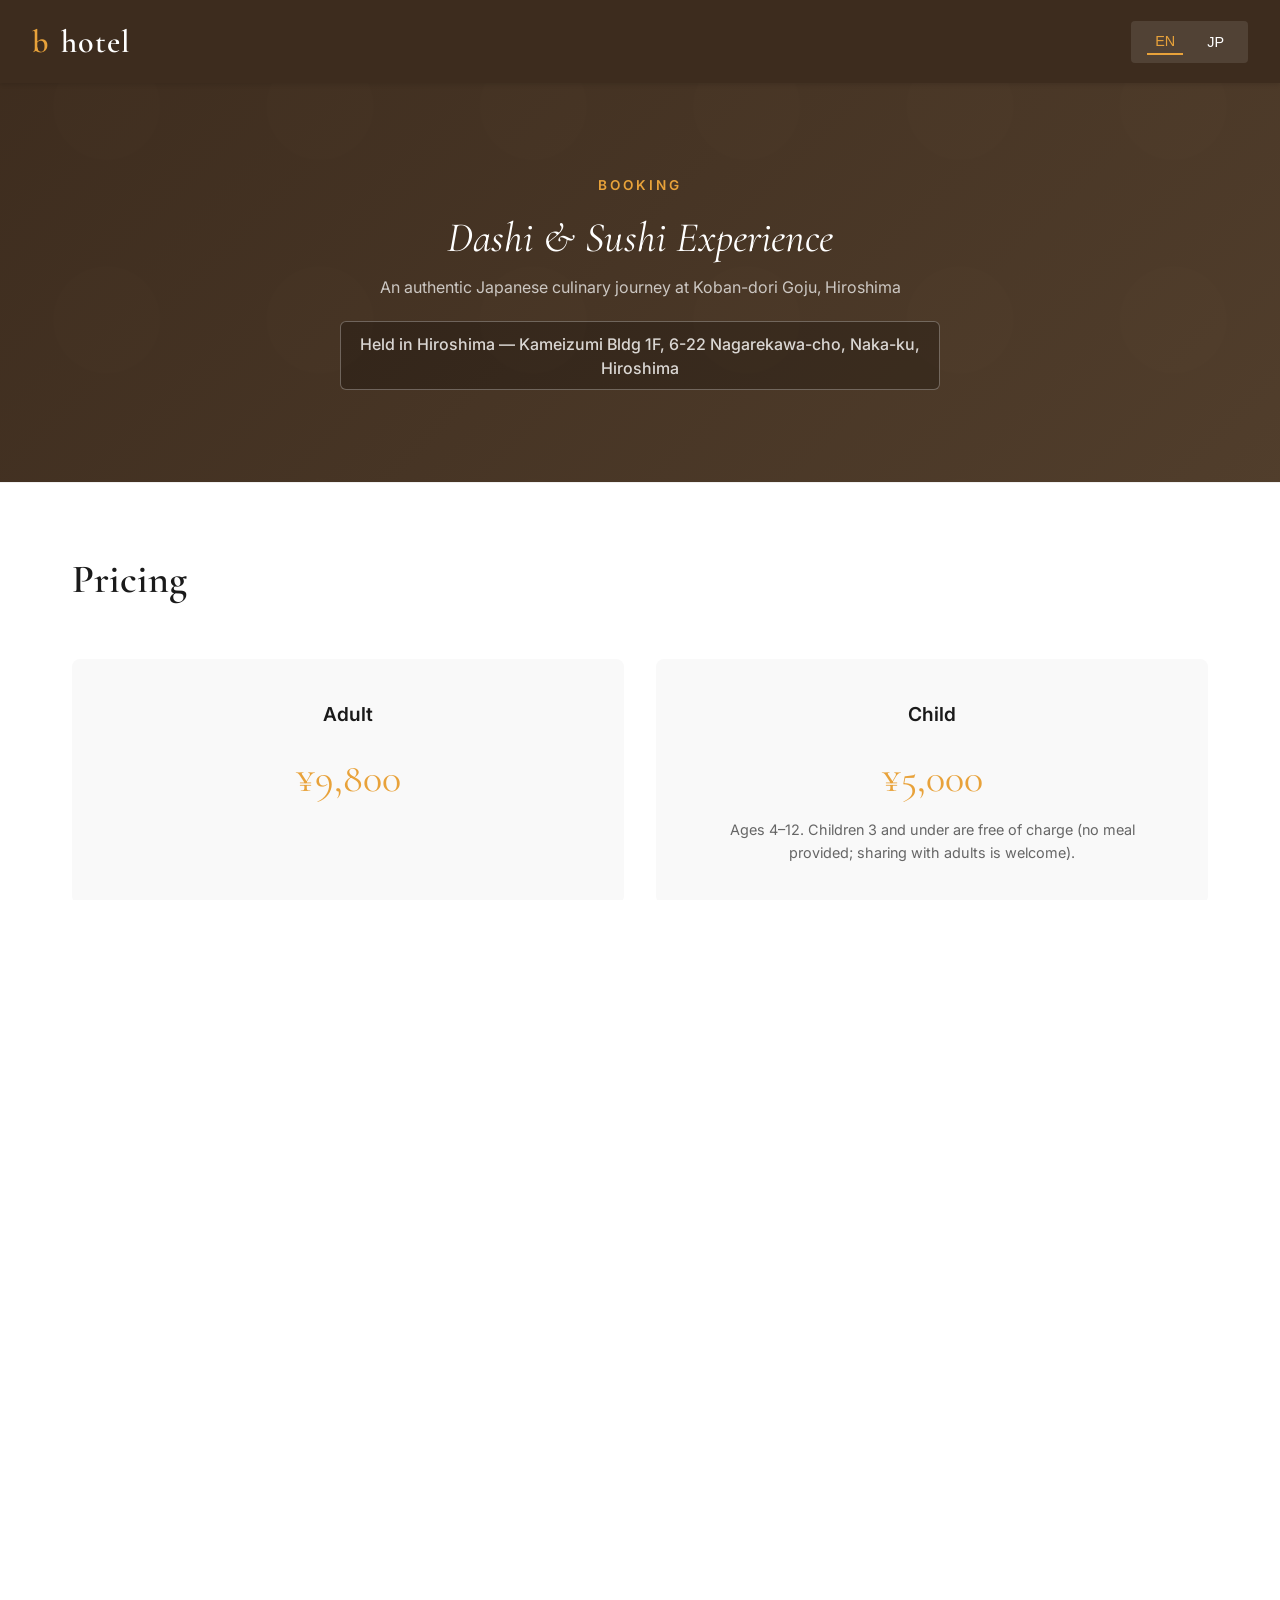
<file: index.html>
<!DOCTYPE html>
<html lang="en">
<head>
    <meta charset="UTF-8">
    <meta name="viewport" content="width=device-width, initial-scale=1.0">
    <title>Booking - b hotel Dashi & Sushi Experience</title>
    <link rel="stylesheet" href="css/style.css">
    <link rel="preconnect" href="https://fonts.googleapis.com">
    <link rel="preconnect" href="https://fonts.gstatic.com" crossorigin>
    <link href="https://fonts.googleapis.com/css2?family=Noto+Sans+JP:wght@400;700&family=Cormorant+Garamond:ital,wght@0,400;0,600;1,400;1,600&family=Inter:wght@400;500;600;700&display=swap" rel="stylesheet">
    <style>
        html, body {
            height: 100%;
            overflow-x: hidden;
        }
        button.calendar-nav {
            display: inline-flex;
            align-items: center;
            justify-content: center;
            background-color: #e8a23a;
            color: #fff;
            border: none;
            padding: 0.5rem 1rem;
            border-radius: 4px;
            cursor: pointer;
            font-weight: 500;

            font-size: 1rem;
            transition: background-color 0.3s ease;
            margin-bottom: 0;
            gap: 0;
            flex-shrink: 0;
        }
        .calendar-weekdays {
            display: grid;
            grid-template-columns: repeat(7, 1fr);
            gap: 4px;
            margin-bottom: 0;
        }
        .calendar-grid {
            display: grid;
            grid-template-columns: repeat(7, 1fr);
            gap: 4px;
            max-width: none;
            margin: 0;
        }
        @media (max-width: 768px) {
            .hero { background-attachment: scroll; padding: 3rem 1rem; min-height: auto; }
            .hero-title { font-size: 2rem; }
            .navbar { padding: 0.75rem 1rem; flex-wrap: wrap; }
            .navbar-brand { font-size: 1.4rem; }
            .section { padding: 2rem 1rem; }
            .calendar-weekdays, .calendar-grid { gap: 2px; }
            .calendar-day { min-height: 36px; font-size: 0.85rem; padding: 4px 2px; }
        }
        @media (max-width: 380px) {
            .hero-title { font-size: 1.6rem; }
            .calendar-day { min-height: 30px; font-size: 0.75rem; padding: 2px 1px; }
        }
        * {
            margin: 0;
            padding: 0;
            box-sizing: border-box;
        }

        html, body {
            height: 100%;
        }

        body {
            font-family: 'Inter', sans-serif;
            color: #333;
            background-color: #fff;
            line-height: 1.6;
        }

        /* Header / Navbar */
        .navbar {
            background-color: #3d2c1e;
            padding: 1rem 2rem;
            display: flex;
            justify-content: space-between;
            align-items: center;
            position: sticky;
            top: 0;
            z-index: 100;
            box-shadow: 0 2px 4px rgba(0, 0, 0, 0.1);
        }

        .navbar-brand {
            font-family: 'Cormorant Garamond', serif;
            font-size: 2rem;
            font-weight: 600;
            color: #fff;
            letter-spacing: 1px;
        }

        .navbar-brand .b-logo {
            color: #e8a23a;
            margin-right: 0.25rem;
        }

        .navbar-controls {
            display: flex;
            gap: 2rem;
            align-items: center;
        }

        .language-toggle {
            display: flex;
            gap: 1rem;
            background-color: rgba(255, 255, 255, 0.1);
            padding: 0.5rem 1rem;
            border-radius: 4px;
        }

        .language-toggle button {
            background: none;
            border: none;
            color: #fff;
            cursor: pointer;
            font-size: 0.9rem;
            font-weight: 500;
            transition: color 0.3s ease;
            padding: 0.25rem 0.5rem;
        }

        .language-toggle button.active {
            color: #e8a23a;
            border-bottom: 2px solid #e8a23a;
        }

        .language-toggle button:hover {
            color: #e8a23a;
        }

        /* Hero Section */
        .hero {
            background: linear-gradient(135deg, rgba(61, 44, 30, 0.85) 0%, rgba(90, 70, 50, 0.85) 100%), url('data:image/svg+xml,<svg xmlns="http://www.w3.org/2000/svg" viewBox="0 0 1200 600"><defs><pattern id="pattern" x="0" y="0" width="200" height="200" patternUnits="userSpaceOnUse"><rect width="200" height="200" fill="%233d2c1e"/><circle cx="100" cy="100" r="50" fill="%235a4632" opacity="0.3"/></pattern></defs><rect width="1200" height="600" fill="%233d2c1e"/><rect width="1200" height="600" fill="url(%23pattern)"/></svg>');
            background-attachment: fixed;
            color: #fff;
            padding: 5rem 2rem;
            text-align: center;
            min-height: 400px;
            display: flex;
            flex-direction: column;
            justify-content: center;
            align-items: center;
        }

        .hero-label {
            font-size: 0.85rem;
            letter-spacing: 3px;
            color: #e8a23a;
            text-transform: uppercase;
            font-weight: 600;
            margin-bottom: 1rem;
        }

        .hero-title {
            font-family: 'Cormorant Garamond', serif;
            font-size: 3.5rem;
            font-style: italic;
            font-weight: 400;
            margin-bottom: 1rem;
            line-height: 1.2;
        }

        .hero-subtitle {
            font-size: 1.1rem;
            font-weight: 400;
            color: rgba(255, 255, 255, 0.9);
            max-width: 600px;
            margin: 0 auto;
        }

        /* 開催地。見落とされると他施設の宿泊者が自分の滞在先だと誤解するので、
           背景を敷いて副題から独立して見えるようにする。 */
        .hero-venue {
            font-size: 0.95rem;
            font-weight: 500;
            color: #fff;
            max-width: 600px;
            margin: 1.25rem auto 0;
            padding: 0.6rem 1rem;
            background: rgba(0, 0, 0, 0.28);
            border: 1px solid rgba(255, 255, 255, 0.35);
            border-radius: 6px;
            line-height: 1.5;
        }

        @media (max-width: 768px) {
            .hero-title {
                font-size: 2.5rem;
            }
            .hero {
                padding: 3rem 1.5rem;
            }
        }

        /* Section Container */
        .container {
            max-width: 1200px;
            margin: 0 auto;
            padding: 4rem 2rem;
        }

        .section-label {
            font-size: 0.85rem;
            letter-spacing: 2px;
            color: #e8a23a;
            text-transform: uppercase;
            font-weight: 600;
            margin-bottom: 0.5rem;
        }

        .section-title {
            font-family: 'Cormorant Garamond', serif;
            font-size: 2.5rem;
            font-weight: 600;
            margin-bottom: 3rem;
            color: #1a1a1a;
        }

        /* Experience Cards Grid */
        .experience-grid {
            display: grid;
            grid-template-columns: repeat(auto-fit, minmax(250px, 1fr));
            gap: 2rem;
            margin-bottom: 3rem;
        }

        .experience-card {
            background-color: #f9f9f9;
            padding: 2rem;
            border-radius: 8px;
            text-align: center;
            transition: transform 0.3s ease, box-shadow 0.3s ease;
        }

        .experience-card:hover {
            transform: translateY(-4px);
            box-shadow: 0 8px 16px rgba(0, 0, 0, 0.1);
        }

        .experience-card-icon {
            font-size: 3rem;
            margin-bottom: 1rem;
            line-height: 1;
        }

        .experience-card-title {
            font-size: 1rem;
            font-weight: 600;
            margin-bottom: 0.5rem;
            color: #1a1a1a;
        }

        .experience-card-content {
            font-size: 0.95rem;
            color: #666;
            line-height: 1.6;
        }

        /* Pricing Cards */
        .pricing-grid {
            display: grid;
            grid-template-columns: repeat(auto-fit, minmax(250px, 1fr));
            gap: 2rem;
        }

        .pricing-card {
            background-color: #f9f9f9;
            padding: 2.5rem;
            border-radius: 8px;
            text-align: center;
        }

        .pricing-card-title {
            font-size: 1.2rem;
            font-weight: 600;
            margin-bottom: 1rem;
            color: #1a1a1a;
        }

        .pricing-card-price {
            font-family: 'Cormorant Garamond', serif;
            font-size: 2.5rem;
            color: #e8a23a;
            margin-bottom: 0.5rem;
        }

        .pricing-card-label {
            font-size: 0.9rem;
            color: #666;
        }

        /* Calendar Section */
        .calendar-container {
            background-color: #f9f9f9;
            padding: 2rem;
            border-radius: 8px;
            margin-bottom: 3rem;
        }

        .calendar-header {
            display: flex;
            justify-content: space-between;
            align-items: center;
            margin-bottom: 2rem;
        }

        .calendar-month {
            font-size: 1.5rem;
            font-weight: 600;
            color: #1a1a1a;
            flex: 1;
            text-align: center;
        }

        .calendar-nav {
            display: flex;
            gap: 1rem;
        }

        .calendar-nav button {
            background-color: #e8a23a;
            color: #fff;
            border: none;
            padding: 0.5rem 1rem;
            border-radius: 4px;
            cursor: pointer;
            font-weight: 500;
            transition: background-color 0.3s ease;
        }

        .calendar-nav button:hover {
            background-color: #d49230;
        }

        .calendar-nav button:disabled {
            background-color: #ccc;
            cursor: not-allowed;
        }

        /* Calendar Grid */
        .calendar-weekdays {
            display: grid;
            grid-template-columns: repeat(7, 1fr);
            gap: 0.5rem;
            margin-bottom: 1rem;
        }

        .calendar-weekday {
            text-align: center;
            font-weight: 600;
            color: #666;
            padding: 0.5rem;
            font-size: 0.9rem;
        }

        .calendar-grid {
            display: grid;
            grid-template-columns: repeat(7, 1fr);
            gap: 0.5rem;
        }

        .calendar-day {
            aspect-ratio: 1;
            display: flex;
            align-items: center;
            justify-content: center;
            border-radius: 4px;
            background-color: #fff;
            border: 1px solid #e0e0e0;
            color: #999;
            font-size: 0.9rem;
            position: relative;
            cursor: default;
        }

        .calendar-day.empty {
            background-color: transparent;
            border: none;
        }

        .calendar-day.other-month {
            color: #ccc;
        }

        .calendar-day.available {
            cursor: pointer;
            background-color: #f0f8f0;
            border-color: #4caf50;
            color: #1a1a1a;
            font-weight: 600;
        }

        .calendar-day.available::after {
            content: '';
            position: absolute;
            width: 8px;
            height: 8px;
            background-color: #4caf50;
            border-radius: 50%;
            bottom: 6px;
            right: 6px;
        }

        .calendar-day.available:hover {
            background-color: #e8f5e9;
            box-shadow: 0 2px 4px rgba(76, 175, 80, 0.2);
        }

        .calendar-day.few-spots {
            cursor: pointer;
            background-color: #fff8f0;
            border-color: #ff9800;
            color: #1a1a1a;
            font-weight: 600;
        }

        .calendar-day.few-spots::after {
            content: '';
            position: absolute;
            width: 8px;
            height: 8px;
            background-color: #ff9800;
            border-radius: 50%;
            bottom: 6px;
            right: 6px;
        }

        .calendar-day.few-spots:hover {
            background-color: #fff5e6;
            box-shadow: 0 2px 4px rgba(255, 152, 0, 0.2);
        }

        .calendar-day.full {
            background-color: #ffebee;
            border-color: #f44336;
            color: #999;
            cursor: not-allowed;
        }

        .calendar-day.full::after {
            content: '';
            position: absolute;
            width: 8px;
            height: 8px;
            background-color: #f44336;
            border-radius: 50%;
            bottom: 6px;
            right: 6px;
        }

        /* Remaining-seats badge on each bookable day */
        .calendar-day .day-remaining {
            position: absolute;
            top: 4px;
            left: 0;
            right: 0;
            text-align: center;
            font-size: 0.72rem;
            font-weight: 700;
            line-height: 1;
            pointer-events: none;
        }
        .calendar-day.available .day-remaining { color: #2e7d32; }
        .calendar-day.few-spots .day-remaining { color: #e65100; }
        .calendar-day.full .day-remaining { color: #c62828; }

        /* Calendar Legend */
        .calendar-legend {
            display: flex;
            justify-content: center;
            gap: 2rem;
            margin-top: 2rem;
            padding-top: 2rem;
            border-top: 1px solid #e0e0e0;
            flex-wrap: wrap;
        }

        .legend-item {
            display: flex;
            align-items: center;
            gap: 0.5rem;
            font-size: 0.9rem;
            color: #666;
        }

        .legend-dot {
            width: 12px;
            height: 12px;
            border-radius: 50%;
            display: inline-block;
        }

        .legend-dot.available {
            background-color: #4caf50;
        }

        .legend-dot.few {
            background-color: #ff9800;
        }

        .legend-dot.full {
            background-color: #f44336;
        }

        /* Rules & Cancellation Section */
        .rules-grid {
            display: grid;
            grid-template-columns: repeat(auto-fit, minmax(300px, 1fr));
            gap: 2rem;
        }

        .rules-card {
            background-color: #f9f9f9;
            padding: 2rem;
            border-radius: 8px;
            border-left: 4px solid #e8a23a;
        }

        .rules-card-title {
            font-size: 1.2rem;
            font-weight: 600;
            margin-bottom: 1.5rem;
            color: #1a1a1a;
        }

        .rules-card ul {
            list-style: none;
            padding: 0;
        }

        .rules-card li {
            margin-bottom: 1rem;
            padding-left: 1.5rem;
            position: relative;
            color: #666;
            line-height: 1.6;
        }

        .rules-card li::before {
            content: '\2022';
            position: absolute;
            left: 0;
            color: #e8a23a;
            font-weight: bold;
        }

        .cancellation-row {
            margin-bottom: 1.5rem;
            padding-bottom: 1.5rem;
            border-bottom: 1px solid #e0e0e0;
        }

        .cancellation-row:last-child {
            border-bottom: none;
            margin-bottom: 0;
            padding-bottom: 0;
        }

        .cancellation-period {
            font-weight: 600;
            color: #1a1a1a;
            margin-bottom: 0.5rem;
        }

        .cancellation-charge {
            color: #666;
        }

        .cancellation-charge.charge {
            color: #f44336;
            font-weight: 600;
        }

        /* Manage Booking Section */
        .manage-grid {
            display: flex;
            justify-content: center;
        }

        .manage-card {
            background-color: #f9f9f9;
            padding: 2.5rem 2rem;
            border-radius: 8px;
            text-align: center;
            text-decoration: none;
            color: inherit;
            border: 1px solid transparent;
            transition: transform 0.3s ease, box-shadow 0.3s ease, border-color 0.3s ease;
            display: flex;
            flex-direction: column;
            align-items: center;
            max-width: 480px;
            width: 100%;
        }

        .manage-card:hover {
            transform: translateY(-4px);
            box-shadow: 0 8px 16px rgba(0, 0, 0, 0.1);
            border-color: #e8a23a;
        }

        .manage-icon {
            font-size: 2.5rem;
            margin-bottom: 1rem;
            line-height: 1;
        }

        .manage-title {
            font-size: 1.25rem;
            font-weight: 600;
            color: #1a1a1a;
            margin-bottom: 0.75rem;
        }

        .manage-desc {
            font-size: 0.95rem;
            color: #666;
            line-height: 1.6;
            margin-bottom: 1.5rem;
            flex-grow: 1;
        }

        .manage-btn {
            display: inline-block;
            background-color: #3d2c1e;
            color: #fff;
            padding: 0.75rem 1.75rem;
            border-radius: 4px;
            font-size: 0.9rem;
            font-weight: 500;
            letter-spacing: 0.05em;
            transition: background-color 0.3s ease;
        }

        .manage-card:hover .manage-btn {
            background-color: #e8a23a;
        }

        @media (max-width: 768px) {
            .manage-card {
                padding: 2rem 1.5rem;
            }
        }

        /* Footer */
        .footer {
            background-color: #3d2c1e;
            color: #fff;
            padding: 2rem;
            text-align: center;
            margin-top: 4rem;
        }

        .footer-content {
            max-width: 1200px;
            margin: 0 auto;
        }

        .footer-text {
            font-size: 0.9rem;
            margin-bottom: 1rem;
            color: rgba(255, 255, 255, 0.8);
        }

        .footer-links {
            display: flex;
            justify-content: center;
            gap: 2rem;
            flex-wrap: wrap;
        }

        .footer-links a {
            color: #e8a23a;
            text-decoration: none;
            font-size: 0.9rem;
            transition: color 0.3s ease;
        }

        .footer-links a:hover {
            color: #fff;
            text-decoration: underline;
        }

        /* Loading & Error States */
        .loading {
            text-align: center;
            padding: 2rem;
            color: #666;
        }

        .loading-spinner {
            display: inline-block;
            width: 24px;
            height: 24px;
            border: 3px solid #e0e0e0;
            border-radius: 50%;
            border-top-color: #e8a23a;
            animation: spin 0.6s linear infinite;
        }

        @keyframes spin {
            to { transform: rotate(360deg); }
        }

        .error {
            background-color: #ffebee;
            color: #c62828;
            padding: 1rem;
            border-radius: 4px;
            margin-bottom: 1rem;
            border-left: 4px solid #f44336;
        }

        /* Responsive */
        @media (max-width: 768px) {
            .navbar {
                padding: 0.75rem 1rem;
            }

            .navbar-brand {
                font-size: 1.5rem;
            }

            .navbar-controls {
                gap: 0.5rem;
            }

            .container {
                padding: 2rem 1rem;
            }

            .section-title {
                font-size: 1.8rem;
                margin-bottom: 2rem;
            }

            .experience-grid {
                grid-template-columns: repeat(2, 1fr);
                gap: 0.75rem;
            }

            .experience-card {
                padding: 1.25rem 0.75rem;
            }

            .experience-card-icon {
                font-size: 2rem;
            }

            .experience-card-title {
                font-size: 0.85rem;
            }

            .experience-card-content {
                font-size: 0.8rem;
            }

            .pricing-grid {
                grid-template-columns: repeat(2, 1fr);
                gap: 0.75rem;
            }

            .pricing-card {
                padding: 1.5rem 1rem;
            }

            .pricing-card-price {
                font-size: 2rem;
            }

            /* Calendar mobile fixes */
            .calendar-container {
                padding: 1rem;
            }

            .calendar-header {
                margin-bottom: 1rem;
            }

            .calendar-month {
                font-size: 1.1rem;
            }

            .calendar-nav button {
                padding: 0.4rem 0.75rem;
                font-size: 0.85rem;
            }

            .calendar-weekdays {
                gap: 0.25rem;
                margin-bottom: 0.5rem;
            }

            .calendar-weekday {
                font-size: 0.7rem;
                padding: 0.25rem 0;
            }

            .calendar-grid {
                gap: 0.25rem;
            }

            .calendar-day {
                font-size: 0.8rem;
                border-radius: 3px;
            }

            .calendar-day.available::after,
            .calendar-day.few-spots::after,
            .calendar-day.full::after {
                width: 5px;
                height: 5px;
                bottom: 3px;
                right: 3px;
            }

            .calendar-legend {
                gap: 0.75rem;
                margin-top: 1rem;
                padding-top: 1rem;
                flex-wrap: wrap;
                justify-content: center;
            }

            .legend-item {
                font-size: 0.75rem;
            }

            .legend-dot {
                width: 8px;
                height: 8px;
            }

            /* Rules section */
            .rules-grid {
                grid-template-columns: 1fr;
                gap: 1.5rem;
            }

            .rules-card {
                padding: 1.5rem;
            }

            .footer-links {
                gap: 1rem;
            }
        }

        @media (max-width: 380px) {
            .experience-grid {
                grid-template-columns: 1fr;
            }

            .pricing-grid {
                grid-template-columns: 1fr;
            }

            .calendar-weekday {
                font-size: 0.65rem;
            }

            .calendar-day {
                font-size: 0.75rem;
            }
        }

        /* Japanese font: Noto Sans JP (free alternative to Tsukushi A Round Gothic) */
    .ja.active, .ja.active * { font-family: 'Noto Sans JP', sans-serif !important; }
    /* Hidden content for translations */
        .en {
            display: none !important;
        }
        .ja {
            display: none !important;
        }

        .ja.active {
            display: inline !important;
        }

        .en.active {
            display: inline !important;
        }

        /* Ensure proper spacing */
        section {
            border-bottom: 1px solid #f0f0f0;
        }

        section:last-of-type {
            border-bottom: none;
        }
    </style>
</head>
<body>
    <!-- Header / Navbar -->
    <nav class="navbar">
        <div class="navbar-brand">
            <span class="b-logo">b</span> hotel
        </div>
        <div class="navbar-controls">
            <div class="language-toggle">
                <button id="lang-en" class="lang-btn active" data-lang="en">EN</button>
                <button id="lang-jp" class="lang-btn" data-lang="jp">JP</button>
            </div>
        </div>
    </nav>

    <!-- Hero Section -->
    <section class="hero">
        <div class="hero-label en active">BOOKING</div>
        <div class="hero-label ja">&#20104;&#32004;</div>
        <h1 class="hero-title">
            <span class="en active">Dashi & Sushi Experience</span>
            <span class="ja">&#20986;&#27713;&#12392;&#23551;&#21496;&#20307;&#39443;</span>
        </h1>
        <p class="hero-subtitle">
            <span class="en active">An authentic Japanese culinary journey at Koban-dori Goju, Hiroshima</span>
            <span class="ja">&#24195;&#23798;&#12539;&#20132;&#30058;&#36890;&#12426;&#20116;&#21313;&#12391;&#12398;&#26412;&#26684;&#26085;&#26412;&#26009;&#29702;&#20307;&#39443;</span>
        </p>
        <!-- ★開催地を見出しのすぐ下に出す。
             この体験の案内は b hotel 全施設（尾道・京都を含む）の宿泊者へ送られるため、
             「自分の滞在先で開催される」と誤解したゲストから問い合わせが来た（2026-11）。
             これまでサイトには「広島」も住所も一度も出ておらず、開催地が分かるのは
             予約完了メールが最初だった。ページを開いた時点で分かるようにする。 -->
        <p class="hero-venue">
            <span class="en active">Held in Hiroshima &#8212; Kameizumi Bldg 1F, 6-22 Nagarekawa-cho, Naka-ku, Hiroshima</span>
            <span class="ja">&#38283;&#20652;&#22320;&#65306;&#24195;&#23798;&#24066;&#20013;&#21306;&#27969;&#24029;&#30010;6-22 &#20124;&#27849;&#12499;&#12523;1&#38542;</span>
        </p>
    </section>

    <!-- Pricing Section -->
    <section class="container">
        <h2 class="section-title">
            <span class="en active">Pricing</span>
            <span class="ja">&#20516;&#27573;</span>
        </h2>

        <div class="pricing-grid">
            <div class="pricing-card">
                <h3 class="pricing-card-title">
                    <span class="en active">Adult</span>
                    <span class="ja">&#22823;&#20154;1&#21517;&#27096;</span>
                </h3>
                <div class="pricing-card-price">&#165;9,800</div>
                </div>

            <div class="pricing-card">
                <h3 class="pricing-card-title">
                    <span class="en active">Child</span>
                    <span class="ja">&#23376;&#20379;1&#21517;&#27096;&#65288;&#23567;&#23398;&#29983;&#20197;&#19979;&#65289;</span>
                </h3>
                <div class="pricing-card-price">&#165;5,000</div>
                <div class="pricing-card-label">
                    <span class="en active">Ages 4&ndash;12. Children 3 and under are free of charge (no meal provided; sharing with adults is welcome).</span>
                    <span class="ja">4&#27507;&#12316;12&#27507;&#12289;3&#27507;&#20197;&#19979;&#28961;&#26009;&#65288;&#25552;&#20379;&#28961;&#12375;&#12289;&#22823;&#20154;&#12392;&#21462;&#20998;&#12369;&#21487;&#65289;</span>
                </div>
                </div>
        </div>
    </section>

    <!-- Availability / Calendar Section -->
    <section class="container">
        <h2 class="section-title">
            <span class="en active">Select a Date</span>
            <span class="ja">&#26085;&#20184;&#12434;&#36984;&#25246;</span>
        </h2>

        <div id="calendar-error" class="error" style="display: none;"></div>
        <div id="calendar-loading" class="loading" style="display: none;">
            <div class="loading-spinner"></div>
            <p style="margin-top: 0.5rem;">
                <span class="en active">Loading availability...</span>
                <span class="ja">&#31354;&#12365;&#29366;&#27841;&#12434;&#35501;&#12415;&#36796;&#12415;&#20013;...</span>
            </p>
        </div>

        <div class="calendar-container" id="calendar-container">
            <div class="calendar-header">
                <button class="calendar-nav" id="prev-month" title="Previous month">&larr;</button>
                <h3 class="calendar-month" id="calendar-month-year"></h3>
                <button class="calendar-nav" id="next-month" title="Next month">&rarr;</button>
            </div>

            <div class="calendar-weekdays">
                <div class="calendar-weekday">
                    <span class="en active">SUN</span>
                    <span class="ja">&#26085;</span>
                </div>
                <div class="calendar-weekday">
                    <span class="en active">MON</span>
                    <span class="ja">&#26376;</span>
                </div>
                <div class="calendar-weekday">
                    <span class="en active">TUE</span>
                    <span class="ja">&#28779;</span>
                </div>
                <div class="calendar-weekday">
                    <span class="en active">WED</span>
                    <span class="ja">&#27700;</span>
                </div>
                <div class="calendar-weekday">
                    <span class="en active">THU</span>
                    <span class="ja">&#26408;</span>
                </div>
                <div class="calendar-weekday">
                    <span class="en active">FRI</span>
                    <span class="ja">&#37329;</span>
                </div>
                <div class="calendar-weekday">
                    <span class="en active">SAT</span>
                    <span class="ja">&#22303;</span>
                </div>
            </div>

            <div class="calendar-grid" id="calendar-grid">
                <!-- Generated by JavaScript -->
            </div>

            <div class="calendar-legend">
                <div class="legend-item">
                    <span class="legend-dot available"></span>
                    <span>
                        <span class="en active">Available</span>
                        <span class="ja">&#31354;&#12365;&#12354;&#12426;</span>
                    </span>
                </div>
                <div class="legend-item">
                    <span class="legend-dot few"></span>
                    <span>
                        <span class="en active">Few spots</span>
                        <span class="ja">&#27531;&#12426;&#12431;&#12378;&#12363;</span>
                    </span>
                </div>
                <div class="legend-item">
                    <span class="legend-dot full"></span>
                    <span>
                        <span class="en active">Full</span>
                        <span class="ja">&#28288;&#24109;</span>
                    </span>
                </div>
            </div>
        </div>
    </section>

    <!-- Important Information Section -->
    <section class="container">
        <h2 class="section-title">
            <span class="en active">Rules & Cancellation Policy</span>
            <span class="ja">&#12523;&#12540;&#12523;&#65286;&#12461;&#12515;&#12531;&#12475;&#12523;&#12509;&#12522;&#12471;&#12540;</span>
        </h2>

        <div class="rules-grid">
                <div class="rules-card">
                    <h3 class="rules-card-title">
                        <span class="en active">Booking Rules</span>
                        <span class="ja">ご予約ルール</span>
                    </h3>
                    <ul>
                        <li>
                            <strong><span class="en active">Available days</span><span class="ja">利用可能日</span>:</strong> <span class="en active">Mondays to Fridays</span><span class="ja">月曜日〜金曜日</span>
                        </li>
                        <li>
                            <strong><span class="en active">Session time</span><span class="ja">開催時間</span>:</strong> <span class="en active">11:00 AM &#8211; 1:00 PM (starts at 11:00 AM sharp)</span><span class="ja">11:00 &#xFF5E; 13:00（※午前11:00開始）</span>
                        </li>
                        <li>
                            <strong><span class="en active">Group size</span><span class="ja">グループ人数</span>:</strong> <span class="en active">2 &#8211; 12 guests</span><span class="ja">2名 &#xFF5E; 12名様</span>
                        </li>
                        <li>
                            <strong><span class="en active">Booking deadline</span><span class="ja">予約期限</span>:</strong> <span class="en active">3 days prior, by 11:00 AM Japan Time</span><span class="ja">体験日の3日前 午前11:00まで（日本時間）</span>
                        </li>
                    </ul>
                    <div style="margin-top:1.5rem;padding-top:1rem;border-top:1px solid #e0e0e0;">
                        <p style="font-weight:600;color:#1a1a1a;margin-bottom:0.5rem;">
                            <span class="en active">On Punctuality (strictly observed)</span>
                            <span class="ja">お時間について（厳守のお願い）</span>
                        </p>
                        <p style="color:#666;line-height:1.6;">
                            <span class="en active">To avoid affecting other guests&#39; experiences, please arrive on time. Guests arriving more than 15 minutes late may not be admitted. No refunds will be issued in such cases.</span>
                            <span class="ja">他のお客様のご体験にも影響が生じるため、開始時間の厳守をお願いいたします。15分以上遅刻された場合は、サービスのご提供ができかねます。その際のご返金は致しかねますので、予めご了承ください。</span>
                        </p>
                    </div>
                    <div style="margin-top:1rem;">
                        <p style="font-weight:600;color:#1a1a1a;margin-bottom:0.5rem;">
                            <span class="en active">Regarding Allergies</span>
                            <span class="ja">アレルギーについて</span>
                        </p>
                        <p style="color:#666;line-height:1.6;">
                            <span class="en active">If you have any food allergies, please inform us via the booking form.</span>
                            <span class="ja">食物アレルギーがある場合は、必ず予約時のフォームにてお知らせください。</span>
                        </p>
                    </div>
                </div>
                <div class="rules-card">
                    <h3 class="rules-card-title">
                        <span class="en active">Cancellation Policy</span>
                        <span class="ja">キャンセルポリシー</span>
                    </h3>
                    <div class="cancellation-row">
                        <div class="cancellation-period">
                            <span class="en active">Up to 11:00 AM JST, 3 days before the experience</span>
                            <span class="ja">体験日の3日前 午前11:00（日本時間）まで</span>
                        </div>
                        <div class="cancellation-charge">
                            <span class="en active">Refund, less a 5% processing fee</span>
                            <span class="ja">決済手数料5%を差し引いて返金</span>
                        </div>
                    </div>
                    <div class="cancellation-row">
                        <div class="cancellation-period">
                            <span class="en active">After 11:00 AM JST, 3 days before &#8211; day of experience</span>
                            <span class="ja">3日前 午前11:00以降 〜 当日</span>
                        </div>
                        <div class="cancellation-charge charge">
                            <span class="en active">100% charge</span>
                            <span class="ja">キャンセル料：料金の100%</span>
                        </div>
                    </div>
                    <div class="cancellation-row">
                        <div style="color:#666;line-height:1.6;font-size:0.9rem;">
                            <!-- 2026-10-02 予約時決済へ切替。予約した時点で決済が完了するため、
                                 締切前のキャンセルは「請求されない」ではなく「返金する」になった。
                                 返金額は決済手数料5%を差し引いた額（cancelBooking が自動で返金する）。
                                 ※これより前に予約されたお客様は全額返金（シートZ列の印で判定）。
                                   その方々には個別に案内済みなので、ここには書かない。 -->
                            <span class="en active">Regarding refunds: If you cancel before the deadline, we refund the amount paid, less a 5% payment processing fee. It may take a few days to appear on your statement. After the deadline we are unable to issue a refund.</span>
                            <span class="ja">【ご返金について】締切前のキャンセルは、お支払いいただいた額から決済手数料5%を差し引いてご返金いたします。カード会社の処理により、口座への反映まで数日かかる場合がございます。締切後のご返金はいたしかねます。</span>
                        </div>
                    </div>
                </div>
            </div>
    </section>

    <!-- Manage Booking Section -->
    <section class="container">
        <h2 class="section-title">
            <span class="en active">Manage Your Booking</span>
            <span class="ja">ご予約の管理</span>
        </h2>

        <div class="manage-grid">
            <a href="cancel.html" class="manage-card">
                <div class="manage-icon">&#128221;</div>
                <h3 class="manage-title">
                    <span class="en active">Booking Lookup &amp; Cancellation</span>
                    <span class="ja">予約照会・キャンセル</span>
                </h3>
                <p class="manage-desc">
                    <span class="en active">Look up your reservation details or cancel your booking using your booking ID.</span>
                    <span class="ja">予約IDでご予約内容の確認とキャンセル手続きを行えます。</span>
                </p>
                <span class="manage-btn">
                    <span class="en active">View / Cancel Booking</span>
                    <span class="ja">予約を確認・キャンセル</span>
                </span>
            </a>
        </div>
    </section>

    <!-- Footer -->
    <footer class="footer">
        <div class="footer-content">
            <p class="footer-text">&#169; b hotel &#8212; Koban-dori Goju (&#20132;&#30058;&#36890;&#12426;&#20116;&#21313;)</p>
            <div class="footer-links">
                <a href="privacy.html">
                    <span class="en active">Privacy Policy</span>
                    <span class="ja">&#12503;&#12521;&#12452;&#12496;&#12471;&#12540;&#12509;&#12522;&#12471;&#12540;</span>
                </a>
            </div>
        </div>
    </footer>

    <script src="js/api.js?v=2"></script>
    <script>
        // State management
        let currentMonth = new Date();
        currentMonth.setDate(1);
        let currentLang = 'en';
        let availabilityData = {};

        // Booking window: today through 6 months ahead, Mondays through Fridays
        const today = new Date();
        today.setHours(0, 0, 0, 0);
        const maxBookingDate = new Date(today);
        maxBookingDate.setMonth(maxBookingDate.getMonth() + 6);

        // Month navigation bounds (inclusive)
        const minMonth = new Date(today.getFullYear(), today.getMonth(), 1);
        const maxMonth = new Date(maxBookingDate.getFullYear(), maxBookingDate.getMonth(), 1);

        // Booking deadline: 3 days before experience at 11:00 AM JST (02:00 UTC)
        function isBookingClosed(dateStr) {
            const parts = dateStr.split('-');
            const y = parseInt(parts[0], 10);
            const m = parseInt(parts[1], 10) - 1;
            const d = parseInt(parts[2], 10);
            const deadlineUTC = Date.UTC(y, m, d - 3, 2, 0, 0);
            return Date.now() >= deadlineUTC;
        }

        // Language toggle
        const langButtons = document.querySelectorAll('.lang-btn');
        langButtons.forEach(button => {
            button.addEventListener('click', () => {
                const newLang = button.dataset.lang;
                setLanguage(newLang);
            });
        });

        function setLanguage(lang) {
            currentLang = lang;
            localStorage.setItem('sushi-booking-lang', lang);

            // Update button states
            langButtons.forEach(btn => {
                btn.classList.toggle('active', btn.dataset.lang === lang);
            });

            // Update visible content
            document.querySelectorAll('.en, .ja').forEach(el => {
                el.classList.toggle('active',
                    (lang === 'en' && el.classList.contains('en')) ||
                    (lang === 'jp' && el.classList.contains('ja'))
                );
            });
        }

        // Initialize language from localStorage
        const savedLang = localStorage.getItem('sushi-booking-lang') || 'en';
        setLanguage(savedLang);

        // Calendar functionality
        const calendarMonthYear = document.getElementById('calendar-month-year');
        const calendarGrid = document.getElementById('calendar-grid');
        const prevMonthBtn = document.getElementById('prev-month');
        const nextMonthBtn = document.getElementById('next-month');
        const calendarLoading = document.getElementById('calendar-loading');
        const calendarError = document.getElementById('calendar-error');

        prevMonthBtn.addEventListener('click', () => {
            const target = new Date(currentMonth);
            target.setMonth(target.getMonth() - 1);
            if (target < minMonth) return;
            currentMonth = target;
            renderCalendar();
        });

        nextMonthBtn.addEventListener('click', () => {
            const target = new Date(currentMonth);
            target.setMonth(target.getMonth() + 1);
            if (target > maxMonth) return;
            currentMonth = target;
            renderCalendar();
        });

        function updateNavButtons() {
            const prevTarget = new Date(currentMonth);
            prevTarget.setMonth(prevTarget.getMonth() - 1);
            prevMonthBtn.disabled = prevTarget < minMonth;

            const nextTarget = new Date(currentMonth);
            nextTarget.setMonth(nextTarget.getMonth() + 1);
            nextMonthBtn.disabled = nextTarget > maxMonth;
        }

        function renderCalendar() {
            const year = currentMonth.getFullYear();
            const month = currentMonth.getMonth();

            // Update month/year display
            const monthNames = [
                'January', 'February', 'March', 'April', 'May', 'June',
                'July', 'August', 'September', 'October', 'November', 'December'
            ];
            const monthNamesJa = [
                '1&#26376;', '2&#26376;', '3&#26376;', '4&#26376;', '5&#26376;', '6&#26376;',
                '7&#26376;', '8&#26376;', '9&#26376;', '10&#26376;', '11&#26376;', '12&#26376;'
            ];

            const monthText = currentLang === 'en'
                ? `${monthNames[month]} ${year}`
                : `${year}&#24180;${monthNamesJa[month]}`;
            calendarMonthYear.innerHTML = monthText;

            // Clear calendar
            calendarGrid.innerHTML = '';

            // Get first day of month and number of days
            const firstDay = new Date(year, month, 1).getDay();
            const daysInMonth = new Date(year, month + 1, 0).getDate();

            // Add empty cells for days before month starts
            for (let i = 0; i < firstDay; i++) {
                const emptyDay = document.createElement('div');
                emptyDay.className = 'calendar-day empty';
                calendarGrid.appendChild(emptyDay);
            }

            // Add days of month
            for (let day = 1; day <= daysInMonth; day++) {
                const dateStr = `${year}-${String(month + 1).padStart(2, '0')}-${String(day).padStart(2, '0')}`;
                const thisDate = new Date(year, month, day);
                const dayOfWeek = thisDate.getDay(); // 0=Sun ... 1=Mon .. 5=Fri
                const dayEl = document.createElement('div');
                dayEl.className = 'calendar-day';
                dayEl.textContent = day;

                const isBookableDay = (dayOfWeek >= 1 && dayOfWeek <= 5);
                const isWithinWindow = thisDate >= today && thisDate <= maxBookingDate;
                const deadlinePassed = isBookingClosed(dateStr);

                if (isBookableDay && isWithinWindow && !deadlinePassed) {
                    const dateData = availabilityData[dateStr];
                    let status = 'available';
                    if (dateData && dateData.status) {
                        status = dateData.status;
                    }

                    if (status === 'available') {
                        dayEl.classList.add('available');
                        dayEl.addEventListener('click', () => navigateToBooking(dateStr));
                    } else if (status === 'few') {
                        dayEl.classList.add('few-spots');
                        dayEl.addEventListener('click', () => navigateToBooking(dateStr));
                    } else if (status === 'full') {
                        dayEl.classList.add('full');
                    }

                    // Remaining-seats badge (常時表示)
                    const rem = (dateData && typeof dateData.remaining === 'number') ? dateData.remaining : null;
                    if (rem !== null) {
                        const badge = document.createElement('span');
                        badge.className = 'day-remaining';
                        badge.textContent = (status === 'full')
                            ? (currentLang === 'jp' ? '満席' : 'Full')
                            : (currentLang === 'jp' ? '残' + rem : rem + ' left');
                        dayEl.appendChild(badge);
                    }
                }

                calendarGrid.appendChild(dayEl);
            }

            updateNavButtons();
        }

        function navigateToBooking(dateStr) {
            const langCode = currentLang === 'jp' ? 'ja' : 'en';
            window.location.href = `booking.html?date=${dateStr}&lang=${langCode}`;
        }

        // Load availability data from API
        async function loadAvailability() {
            calendarLoading.style.display = 'block';
            calendarError.style.display = 'none';

            try {
                // Call getAvailability from api.js
                if (typeof getAvailability !== 'function') {
                    throw new Error('API function not available');
                }

                const rawData = await getAvailability();
                                                // Handle both array and {success, dates:[]} API response formats
                                                                const datesArray = Array.isArray(rawData) ? rawData : (rawData.dates || []);
                                                                                availabilityData = {};
                                                                                                datesArray.forEach(item => {
                                                                                                                    let status = 'available';
                                                                                                                                        if (item.remaining === 0) status = 'full';
                                                                                                                                                            else if (item.remaining <= 3) status = 'few';
                                                                                                                                                                                availabilityData[item.date] = Object.assign({}, item, { status: status });
                                                                                                                                                                                                });
                calendarLoading.style.display = 'none';
                renderCalendar();
            } catch (error) {
                console.error('Failed to load availability:', error);
                calendarLoading.style.display = 'none';
                calendarError.style.display = 'block';
                calendarError.innerHTML = currentLang === 'en'
                    ? 'Failed to load availability. Please refresh the page.'
                    : '&#12372;&#21033;&#29992;&#12356;&#12383;&#12384;&#12369;&#12414;&#12379;&#12435;&#12290;&#12506;&#12540;&#12472;&#12434;&#26356;&#26032;&#12375;&#12390;&#12367;&#12384;&#12373;&#12356;&#12290;';
            }
        }

        // Initialize page
        document.addEventListener('DOMContentLoaded', () => {
            loadAvailability();
        });
    </script>
</body>
</html>
</file>
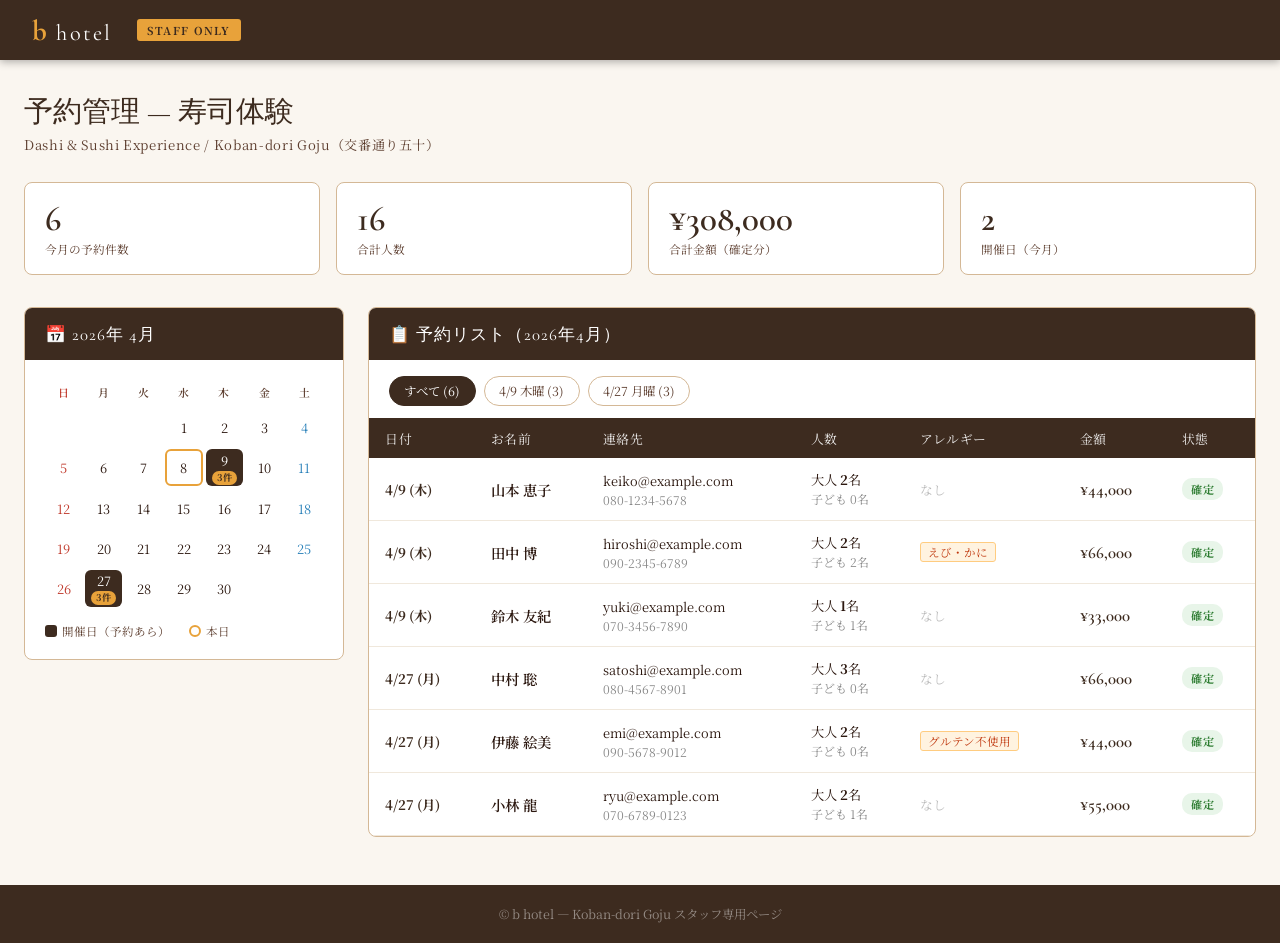
<file: admin.html>
<!DOCTYPE html>
<html lang="ja">
<head>
  <meta charset="UTF-8">
  <meta name="viewport" content="width=device-width, initial-scale=1.0">
  <title>予約管理 — b hotel スタッフ用</title>
  <link href="https://fonts.googleapis.com/css2?family=Cormorant+Garamond:wght@300;400;600;700&family=Inter:wght@300;400;600&family=Noto+Serif+JP:wght@400;600&display=swap" rel="stylesheet">
  <style>
    :root {
      --brown-dark: #3d2b1f;
      --brown-mid: #5c3d2e;
      --gold: #e8a23a;
      --gold-light: #f0c070;
      --cream: #faf6f0;
      --text-dark: #2c1810;
      --text-mid: #5c3d2e;
      --border: #d4b896;
    }
    * { box-sizing: border-box; margin: 0; padding: 0; }
    body { font-family: 'Noto Serif JP', serif; background: var(--cream); color: var(--text-dark); min-height: 100vh; }
    /* Navbar */
    .navbar { background: var(--brown-dark); padding: 0 2rem; height: 60px; display: flex; align-items: center; position: sticky; top: 0; z-index: 100; box-shadow: 0 2px 8px rgba(0,0,0,0.3); }
    .navbar-content { display: flex; align-items: center; gap: 1rem; width: 100%; }
    .logo { font-family: 'Cormorant Garamond', serif; font-size: 1.4rem; color: #fff; letter-spacing: 0.1em; }
    .logo-b { color: var(--gold); font-size: 1.8rem; font-weight: 700; }
    .admin-badge { background: var(--gold); color: var(--brown-dark); font-size: 0.68rem; font-weight: 700; padding: 3px 10px; border-radius: 3px; letter-spacing: 0.12em; margin-left: 0.5rem; }
    /* Layout */
    .admin-container { max-width: 1280px; margin: 0 auto; padding: 2rem 1.5rem 3rem; }
    .admin-header { margin-bottom: 1.75rem; }
    .admin-title { font-family: 'Cormorant Garamond', serif; font-size: 1.8rem; font-weight: 400; color: var(--brown-dark); margin-bottom: 0.2rem; }
    .admin-subtitle { font-size: 0.82rem; color: var(--text-mid); letter-spacing: 0.05em; }
    /* Summary cards */
    .summary-row { display: grid; grid-template-columns: repeat(4, 1fr); gap: 1rem; margin-bottom: 2rem; }
    @media (max-width: 768px) { .summary-row { grid-template-columns: repeat(2, 1fr); } }
    .summary-card { background: #fff; border: 1px solid var(--border); border-radius: 8px; padding: 1.1rem 1.25rem; }
    .summary-num { font-family: 'Cormorant Garamond', serif; font-size: 2.2rem; color: var(--brown-dark); line-height: 1; font-weight: 600; }
    .summary-label { font-size: 0.73rem; color: var(--text-mid); margin-top: 0.3rem; }
    /* Two-column grid */
    .admin-grid { display: grid; grid-template-columns: 320px 1fr; gap: 1.5rem; align-items: start; }
    @media (max-width: 960px) { .admin-grid { grid-template-columns: 1fr; } }
    /* Card */
    .card { background: #fff; border: 1px solid var(--border); border-radius: 8px; overflow: hidden; }
    .card-header { background: var(--brown-dark); color: #fff; padding: 0.9rem 1.25rem; display: flex; align-items: center; justify-content: space-between; }
    .card-header h2 { font-family: 'Cormorant Garamond', serif; font-size: 1.05rem; font-weight: 400; letter-spacing: 0.06em; }
    .card-body { padding: 1.25rem; }
    /* Calendar */
    .cal-grid { display: grid; grid-template-columns: repeat(7, 1fr); gap: 3px; }
    .cal-day-name { text-align: center; font-size: 0.68rem; color: var(--text-mid); padding: 4px 0 6px; font-weight: 600; letter-spacing: 0.05em; }
    .cal-day-name:first-child { color: #c0392b; }
    .cal-day-name:last-child { color: #2980b9; }
    .cal-cell { aspect-ratio: 1; display: flex; flex-direction: column; align-items: center; justify-content: center; border-radius: 6px; font-size: 0.8rem; cursor: default; transition: background 0.12s; }
    .cal-cell.has-booking { cursor: pointer; }
    .cal-cell:hover.has-booking { background: #f5ede0; }
    .cal-cell.sun { color: #c0392b; }
    .cal-cell.sat { color: #2980b9; }
    .cal-cell.booked { background: var(--brown-dark); color: #fff !important; }
    .cal-cell.booked:hover { background: var(--brown-mid) !important; }
    .cal-badge { background: var(--gold); color: var(--brown-dark); font-size: 0.58rem; font-weight: 700; border-radius: 8px; padding: 0 5px; line-height: 1.5; margin-top: 1px; }
    .cal-cell.today-cell { outline: 2px solid var(--gold); outline-offset: -2px; border-radius: 6px; }
    .cal-legend { margin-top: 1rem; font-size: 0.72rem; color: var(--text-mid); display: flex; gap: 1.2rem; flex-wrap: wrap; }
    .cal-legend-item { display: flex; align-items: center; gap: 5px; }
    /* Filter bar */
    .filter-bar { display: flex; gap: 0.5rem; margin-bottom: 0; flex-wrap: wrap; }
    .filter-btn { padding: 0.32rem 0.9rem; border: 1px solid var(--border); border-radius: 20px; font-size: 0.78rem; cursor: pointer; background: #fff; color: var(--text-mid); font-family: inherit; transition: all 0.15s; }
    .filter-btn.active, .filter-btn:hover { background: var(--brown-dark); color: #fff; border-color: var(--brown-dark); }
    /* Table */
    .table-wrap { overflow-x: auto; }
    table { width: 100%; border-collapse: collapse; font-size: 0.83rem; }
    thead th { background: var(--brown-dark); color: rgba(255,255,255,0.9); padding: 0.65rem 1rem; text-align: left; font-weight: 400; white-space: nowrap; font-size: 0.8rem; letter-spacing: 0.04em; }
    tbody tr { border-bottom: 1px solid #f0e8dc; }
    tbody tr:hover { background: #fdf7f0; }
    tbody tr.row-highlight { background: #fdf2e3; }
    tbody td { padding: 0.75rem 1rem; vertical-align: middle; }
    .td-date { font-weight: 700; color: var(--brown-dark); white-space: nowrap; }
    .td-name-primary { font-weight: 600; font-size: 0.9rem; }
    .td-name-sub { font-size: 0.75rem; color: #888; margin-top: 1px; }
    .td-amount { font-family: 'Cormorant Garamond', serif; font-size: 1.05rem; color: var(--brown-dark); white-space: nowrap; font-weight: 600; }
    .status-badge { display: inline-block; padding: 3px 9px; border-radius: 10px; font-size: 0.7rem; font-weight: 700; letter-spacing: 0.05em; }
    .status-confirmed { background: #e8f5e9; color: #2e7d32; }
    .status-tentative { background: #fff8e1; color: #e65100; }
    .allergy-tag { display: inline-block; background: #fff3e0; color: #bf360c; border: 1px solid #ffcc80; padding: 1px 7px; border-radius: 3px; font-size: 0.72rem; }
    .none-text { color: #bbb; font-size: 0.8rem; }
    /* Footer */
    .footer { background: var(--brown-dark); color: rgba(255,255,255,0.45); text-align: center; padding: 1.25rem; font-size: 0.78rem; }
  </style>
</head>
<body>

<nav class="navbar">
  <div class="navbar-content">
    <div class="logo"><span class="logo-b">b</span> hotel</div>
    <span class="admin-badge">STAFF ONLY</span>
  </div>
</nav>

<div class="admin-container">
  <div class="admin-header">
    <h1 class="admin-title">予約管理 — 寿司体験</h1>
    <p class="admin-subtitle">Dashi &amp; Sushi Experience / Koban-dori Goju（交番通り五十）</p>
  </div>

  <!-- Summary -->
  <div class="summary-row">
    <div class="summary-card">
      <div class="summary-num" id="statBookings">6</div>
      <div class="summary-label">今月の予約件数</div>
    </div>
    <div class="summary-card">
      <div class="summary-num" id="statGuests">16</div>
      <div class="summary-label">合計人数</div>
    </div>
    <div class="summary-card">
      <div class="summary-num" id="statRevenue">¥308,000</div>
      <div class="summary-label">合計金額（確定分）</div>
    </div>
    <div class="summary-card">
      <div class="summary-num">2</div>
      <div class="summary-label">開催日（今月）</div>
    </div>
  </div>

  <div class="admin-grid">
    <!-- Calendar -->
    <div>
      <div class="card">
        <div class="card-header">
          <h2>📅 2026年 4月</h2>
        </div>
        <div class="card-body">
          <div class="cal-grid" id="calGrid">
            <div class="cal-day-name">日</div>
            <div class="cal-day-name">月</div>
            <div class="cal-day-name">火</div>
            <div class="cal-day-name">水</div>
            <div class="cal-day-name">木</div>
            <div class="cal-day-name">金</div>
            <div class="cal-day-name">土</div>
          </div>
          <div class="cal-legend">
            <div class="cal-legend-item">
              <span style="width:12px;height:12px;border-radius:3px;background:var(--brown-dark);display:inline-block;"></span>
              <span>開催日（予約あら）</span>
            </div>
            <div class="cal-legend-item">
              <span style="width:12px;height:12px;border-radius:50%;border:2px solid var(--gold);display:inline-block;"></span>
              <span>本日</span>
            </div>
          </div>
        </div>
      </div>
    </div>

    <!-- Reservation List -->
    <div>
      <div class="card">
        <div class="card-header">
          <h2>📋 予約リスト（2026年4月）</h2>
        </div>
        <div class="card-body" style="padding: 1rem 1.25rem 0.75rem;">
          <div class="filter-bar">
            <button class="filter-btn active" onclick="filterDate('all', this)">すべて (6)</button>
            <button class="filter-btn" onclick="filterDate('0409', this)">4/9 木曜 (3)</button>
            <button class="filter-btn" onclick="filterDate('0427', this)">4/27 月曜 (3)</button>
          </div>
        </div>
        <div class="table-wrap">
          <table>
            <thead>
              <tr>
                <th>日付</th>
                <th>お名前</th>
                <th>連絡先</th>
                <th>人数</th>
                <th>アレルギー</th>
                <th>金額</th>
                <th>状態</th>
              </tr>
            </thead>
            <tbody id="tableBody"></tbody>
          </table>
        </div>
      </div>
    </div>
  </div>
</div>

<footer class="footer">
  © b hotel — Koban-dori Goju スタッフ専用ページ
</footer>

<script>
// 定員: 1日8名まで（合計）
// 4/9: 山本(2+0=2名) + 田中(2+2=4名) + 鈴木(1+1=2名) = 8名
// 4/27: 中村(3+0=3名) + $��藤(2+0=2名) + 小林(2+1=3名) = 8名
const RESERVATIONS = [
  { date: '2026-04-09', label: '4/9 (木)', name: '山本 恵子', email: 'keiko@example.com',   phone: '080-1234-5678', adults: 2, children: 0, allergies: 'なし',           amount: 44000 },
  { date: '2026-04-09', label: '4/9 (木)', name: '田中 博',   email: 'hiroshi@example.com', phone: '090-2345-6789', adults: 2, children: 2, allergies: 'えび・かに',     amount: 66000 },
  { date: '2026-04-09', label: '4/9 (木)', name: '鈴木 友紀', email: 'yuki@example.com',    phone: '070-3456-7890', adults: 1, children: 1, allergies: 'なし',           amount: 33000 },
  { date: '2026-04-27', label: '4/27 (月)', name: '中村 聡',  email: 'satoshi@example.com', phone: '080-4567-8901', adults: 3, children: 0, allergies: 'なし',           amount: 66000 },
  { date: '2026-04-27', label: '4/27 (月)', name: '伊藤 絵美', email: 'emi@example.com',    phone: '090-5678-9012', adults: 2, children: 0, allergies: 'グルテン不使用', amount: 44000 },
  { date: '2026-04-27', label: '4/27 (月)', name: '小林 龍',  email: 'ryu@example.com',     phone: '070-6789-0123', adults: 2, children: 1, allergies: 'なし',           amount: 55000 }
];

// 予約ステータス: イベント3日前から「確定」、それ以前は「未確定」
function getStatus(dateStr) {
  const today = new Date(); today.setHours(0,0,0,0);
  const eventDate = new Date(dateStr); eventDate.setHours(0,0,0,0);
  const diffDays = (eventDate - today) / (1000 * 60 * 60 * 24);
  return diffDays <= 3 ? 'confirmed' : 'tentative';
}

const BOOKED_DATES = { 9: 3, 27: 3 };
const TODAY_DAY = 8; // April 8, 2026

// Build April 2026 calendar
function buildCalendar() {
  const grid = document.getElementById('calGrid');
  // April 1, 2026 is a Wednesday (index 3, Sun=0)
  const startDay = 3;
  const daysInMonth = 30;

  for (let i = 0; i < startDay; i++) {
    const empty = document.createElement('div');
    grid.appendChild(empty);
  }

  for (let d = 1; d <= daysInMonth; d++) {
    const cell = document.createElement('div');
    const dow = (startDay + d - 1) % 7; // day of week
    let cls = 'cal-cell';
    if (dow === 0) cls += ' sun';
    if (dow === 6) cls += ' sat';
    if (d === TODAY_DAY) cls += ' today-cell';
    if (BOOKED_DATES[d]) { cls += ' booked has-booking'; }
    cell.className = cls;

    const dayNum = document.createElement('span');
    dayNum.textContent = d;
    cell.appendChild(dayNum);

    if (BOOKED_DATES[d]) {
      const badge = document.createElement('span');
      badge.className = 'cal-badge';
      badge.textContent = BOOKED_DATES[d] + '件';
      cell.appendChild(badge);
      const key = d === 9 ? '0409' : '0427';
      cell.addEventListener('click', () => {
        const btns = document.querySelectorAll('.filter-btn');
        btns.forEach(b => b.classList.remove('active'));
        const btn = document.querySelector(`.filter-btn[onclick*="${key}"]`);
        if (btn) btn.classList.add('active');
        filterDate(key, null);
      });
    }
    grid.appendChild(cell);
  }
}

function renderTable(data) {
  const tbody = document.getElementById('tableBody');
  tbody.innerHTML = '';
  data.forEach(r => {
    r.status = getStatus(r.date);
    const tr = document.createElement('tr');
    const allergyHtml = r.allergies === 'なし'
      ? '<span class="none-text">なし</span>'
      : `<span class="allergy-tag">${r.allergies}</span>`;
    tr.innerHTML = `
      <td class="td-date">${r.label}</td>
      <td>
        <div class="td-name-primary">${r.name}</div>
      </td>
      <td>
        <div style="font-size:0.8rem;">${r.email}</div>
        <div class="td-name-sub">${r.phone}</div>
      </td>
      <td style="white-space:nowrap;">
        大人 <strong>${r.adults}</strong>名<br>
        <span style="font-size:0.75rem;color:#888;">子ども ${r.children}名</span>
      </td>
      <td>${allergyHtml}</td>
      <td class="td-amount">¥${r.amount.toLocaleString('ja-JP')}</td>
      <td>${r.status === 'confirmed'
        ? '<span class="status-badge status-confirmed">確定</span>'
        : '<span class="status-badge status-tentative">未確定</span>'}</td>
    `;
    tbody.appendChild(tr);
  });

  // Update summary stats
  const total = data.reduce((s, r) => s + r.amount, 0);
  const guests = data.reduce((s, r) => s + r.adults + r.children, 0);
  document.getElementById('statBookings').textContent = data.length;
  document.getElementById('statGuests').textContent = guests;
  document.getElementById('statRevenue').textContent = '¥' + total.toLocaleString('ja-JP');
}

function filterDate(key, btn) {
  if (btn) {
    document.querySelectorAll('.filter-btn').forEach(b => b.classList.remove('active'));
    btn.classList.add('active');
  }
  let filtered = RESERVATIONS;
  if (key === '0409') filtered = RESERVATIONS.filter(r => r.date === '2026-04-09');
  if (key === '0427') filtered = RESERVATIONS.filter(r => r.date === '2026-04-27');
  renderTable(filtered);
}

buildCalendar();
renderTable(RESERVATIONS);
</script>
</body>
</html>
</file>
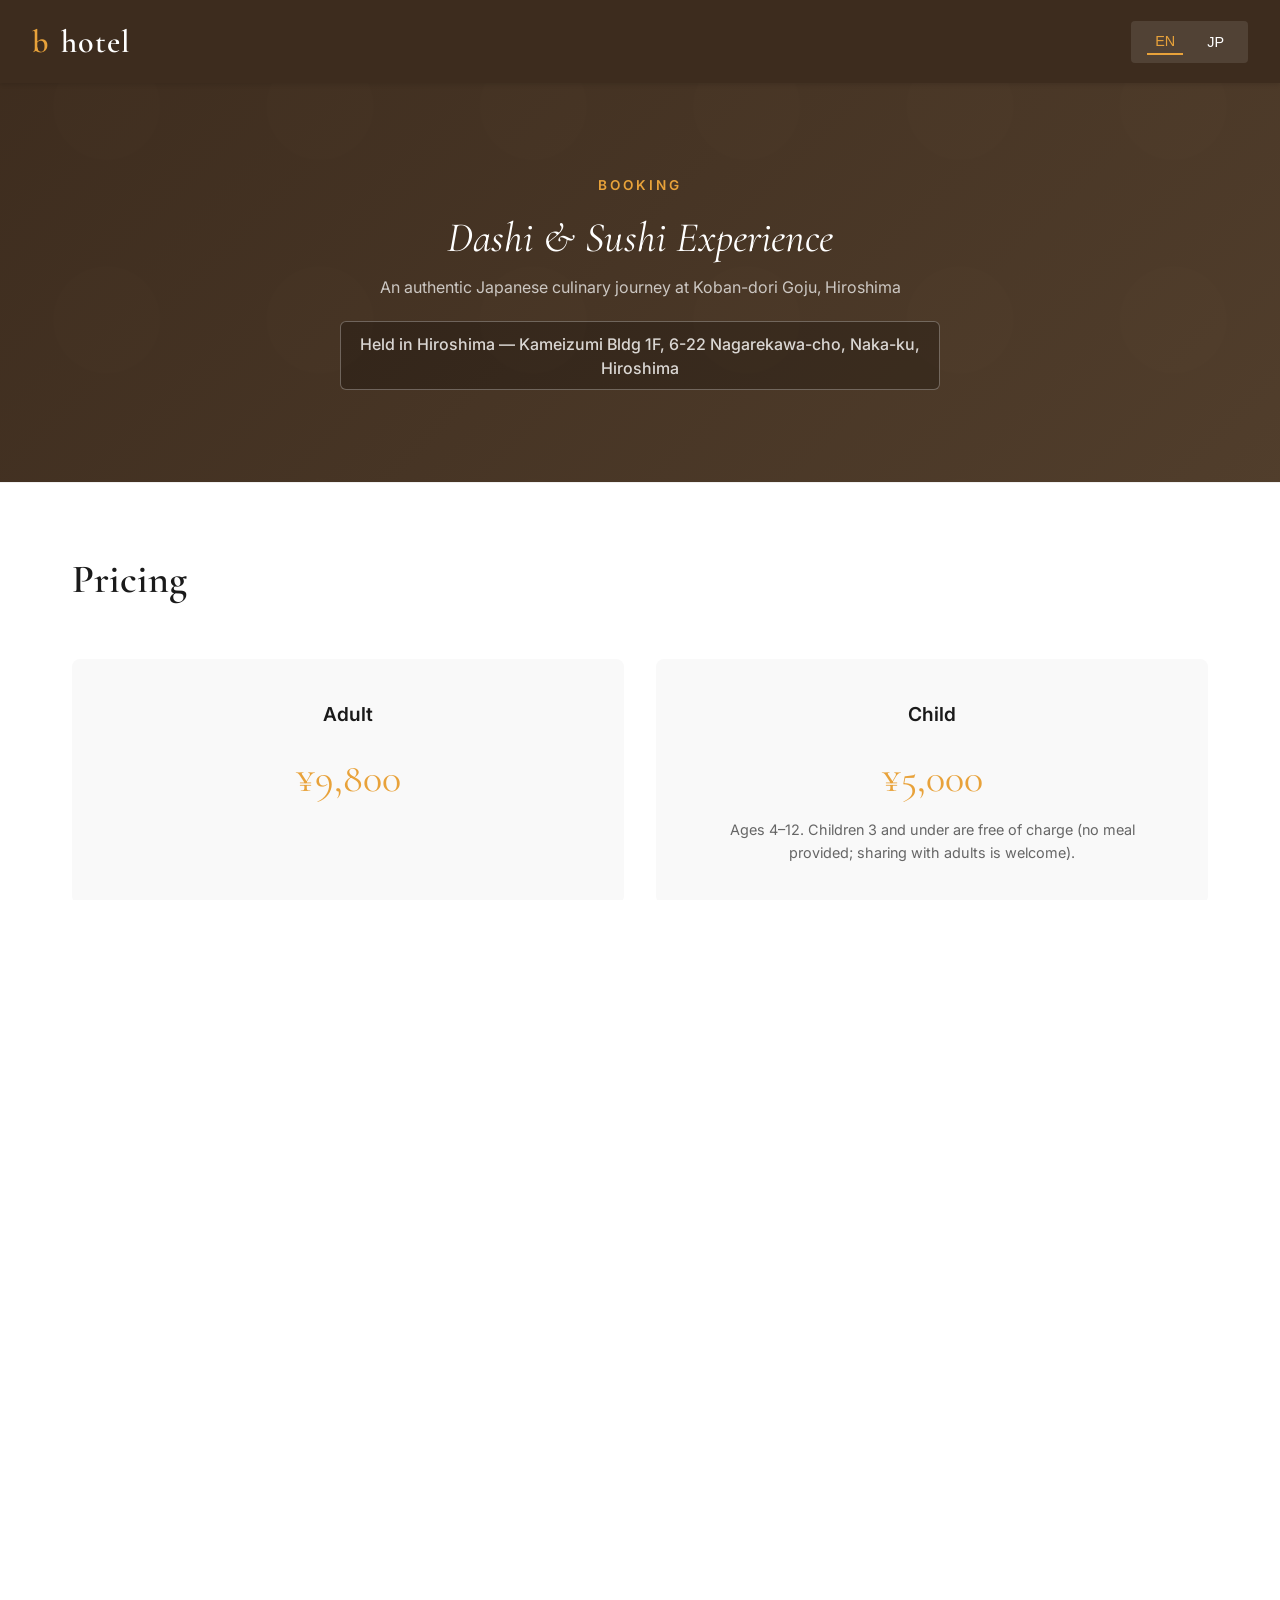
<file: booking.html>
<!DOCTYPE html>
<html lang="en">
<head>
  <meta charset="UTF-8">
  <meta http-equiv="Content-Type" content="text/html; charset=UTF-8">
  <meta name="viewport" content="width=device-width, initial-scale=1.0">
  <title>Reserve Your Experience | b hotel</title>
  <link href="https://fonts.googleapis.com/css2?family=Noto+Sans+JP:wght@400;700&family=Cormorant+Garamond:wght@400;600;700&family=Inter:wght@400;500;600;700&display=swap" rel="stylesheet">
  <style>
/* ============================================
   BASE
============================================ */
*, *::before, *::after { box-sizing: border-box; margin: 0; padding: 0; }
body {
  font-family: 'Inter', sans-serif;
  background: #faf7f2;
  color: #3d2c1e;
  min-height: 100vh;
  -webkit-font-smoothing: antialiased;
}

/* ============================================
   NAVBAR
============================================ */
.navbar {
  background: #3d2c1e;
  padding: 12px 24px;
  position: sticky;
  top: 0;
  z-index: 100;
}
.navbar-inner {
  display: flex;
  justify-content: space-between;
  align-items: center;
  max-width: 900px;
  margin: 0 auto;
}
.nav-logo {
  color: #fff;
  font-family: 'Cormorant Garamond', serif;
  font-size: 20px;
  font-weight: 600;
  letter-spacing: 1px;
  text-decoration: none;
}
.nav-logo .logo-b { color: #e8a23a; font-style: italic; }
:lang(ja), .lang-ja.active, .lang-ja.active * {
  font-family: 'Noto Sans JP', sans-serif !important;
}

/* ============================================
   PAGE WRAPPER
============================================ */
.page-wrapper {
  max-width: 520px;
  margin: 0 auto;
  padding: 36px 24px 80px;
}

/* ============================================
   LANGUAGE TOGGLE (in navbar)
============================================ */
.lang-toggle {
  background: transparent;
  border: 1px solid rgba(255,255,255,0.4);
  border-radius: 20px;
  padding: 5px 16px;
  font-size: 12px;
  letter-spacing: 0.08em;
  cursor: pointer;
  color: rgba(255,255,255,0.85);
  display: flex;
  gap: 5px;
  align-items: center;
  font-family: inherit;
  transition: background 0.2s;
}
.lang-toggle:hover { background: rgba(255,255,255,0.12); }
.lang-en.active, .lang-ja.active { color: #fff; font-weight: 600; }
.lang-separator { color: rgba(255,255,255,0.35); }

/* ============================================
   HEADER
============================================ */
.page-header {
  text-align: center;
  padding: 40px 0 24px;
}
.experience-sub {
  font-size: 10px;
  letter-spacing: 0.25em;
  text-transform: uppercase;
  color: #bbb;
}

/* ============================================
   FOOTER
============================================ */
.page-footer {
  background: #3d2c1e;
  color: rgba(255,255,255,0.55);
  text-align: center;
  padding: 28px 24px;
  font-size: 13px;
  font-family: 'Inter', sans-serif;
}
.page-footer a {
  color: rgba(255,255,255,0.75);
  text-decoration: none;
  margin-left: 16px;
}
.page-footer a:hover { color: #fff; }

/* ============================================
   BACK LINK
============================================ */
.back-link {
  display: inline-block;
  font-size: 12px;
  color: #aaa;
  text-decoration: none;
  margin-bottom: 24px;
  letter-spacing: 0.02em;
  transition: color 0.2s;
}
.back-link:hover { color: #3d2c1e; }

/* ============================================
   DATE BADGE
============================================ */
.date-row {
  display: flex;
  align-items: center;
  gap: 16px;
  margin-bottom: 36px;
}
.date-badge {
  width: 56px;
  height: 56px;
  border-radius: 4px;
  background: #3d2c1e;
  color: #fff;
  display: flex;
  flex-direction: column;
  align-items: center;
  justify-content: center;
  flex-shrink: 0;
  line-height: 1;
}
.date-badge-month {
  font-size: 9px;
  letter-spacing: 0.12em;
  text-transform: uppercase;
  opacity: 0.75;
  margin-bottom: 3px;
}
.date-badge-day { font-size: 22px; font-weight: 700; }
.date-info-weekday { font-size: 14px; color: #3d2c1e; font-weight: 500; margin-bottom: 3px; }
.date-info-time { font-size: 12px; color: #aaa; letter-spacing: 0.03em; }

/* ============================================
   SECTION TITLE
============================================ */
.section-title {
  font-size: 10px;
  letter-spacing: 0.18em;
  text-transform: uppercase;
  color: #bbb;
  margin-bottom: 20px;
  padding-bottom: 9px;
  border-bottom: 1px solid #eee;
}

/* ============================================
   FORM SECTIONS
============================================ */
.form-section { margin-bottom: 32px; }
/* 開催地。日付バッジのすぐ下に置き、見落とされないよう枠で囲う。 */
.venue-row {
  margin: 12px 0 24px; padding: 10px 14px;
  background: #f5f1e8; border: 1px solid #d8cdb4; border-radius: 6px;
  font-size: 13px; line-height: 1.6; color: #5a4a2a;
}

/* ============================================
   FORM FIELDS (bottom-border only)
============================================ */
.form-field { margin-bottom: 22px; }
.field-label {
  display: block;
  font-size: 10px;
  letter-spacing: 0.1em;
  text-transform: uppercase;
  color: #bbb;
  margin-bottom: 5px;
}
.required-star { color: #e8a23a; }
.form-input {
  width: 100%;
  padding: 10px 0;
  font-size: 15px;
  border: none;
  border-bottom: 1px solid #e0e0e0;
  background: transparent;
  color: #3d2c1e;
  outline: none;
  transition: border-color 0.2s;
  font-family: inherit;
  -webkit-appearance: none;
}
.form-input:focus { border-bottom-color: #3d2c1e; }
.form-input::placeholder { color: #ccc; }
textarea.form-input { resize: vertical; min-height: 52px; padding-top: 10px; }
select.form-input { cursor: pointer; }
.error-msg { font-size: 11px; color: #c0392b; margin-top: 4px; display: none; }
.error-msg.visible { display: block; }

/* ============================================
   GUEST COUNTER
============================================ */
.counter-row {
  display: flex;
  align-items: center;
  justify-content: space-between;
  padding: 14px 0;
  border-bottom: 1px solid #f0f0f0;
}
.counter-row:last-of-type { border-bottom: none; }
.counter-label { flex: 1; }
.counter-label-name { font-size: 14px; color: #3d2c1e; font-weight: 500; }
.counter-label-price { font-size: 11px; color: #bbb; margin-top: 2px; }
.counter-label-note { font-size: 11px; color: #888; margin-top: 2px; line-height: 1.4; }
.counter-controls { display: flex; align-items: center; gap: 14px; }
.counter-btn {
  width: 36px; height: 36px;
  border-radius: 50%;
  border: 1px solid #ddd;
  background: transparent;
  font-size: 18px;
  line-height: 1;
  cursor: pointer;
  display: flex;
  align-items: center;
  justify-content: center;
  color: #3d2c1e;
  transition: background 0.2s, color 0.2s, border-color 0.2s;
  font-family: inherit;
  user-select: none;
}
.counter-btn:hover { background: #3d2c1e; color: #fff; border-color: #3d2c1e; }
.counter-btn:disabled { opacity: 0.25; cursor: not-allowed; }
.counter-btn:disabled:hover { background: transparent; color: #3d2c1e; border-color: #ddd; }
.counter-value { font-size: 16px; font-weight: 500; min-width: 22px; text-align: center; color: #3d2c1e; }
.group-notice { font-size: 12px; color: #e8a23a; margin-top: 10px; display: none; }
.group-notice.visible { display: block; }

/* ============================================
   PRICE SUMMARY
============================================ */
.price-summary { margin-bottom: 24px; }
.price-row {
  display: flex;
  justify-content: space-between;
  align-items: center;
  padding: 9px 0;
  font-size: 13px;
  color: #888;
  border-bottom: 1px solid #f5f5f5;
}
.price-row.total {
  border-bottom: none;
  font-weight: 600;
  font-size: 15px;
  color: #3d2c1e;
  padding-top: 13px;
}

/* ============================================
   CHARGE NOTICE
============================================ */
.charge-notice {
  background: #f0ece4;
  border-left: 3px solid #e8a23a;
  padding: 14px 16px;
  font-size: 12px;
  color: #777;
  line-height: 1.65;
  margin-bottom: 20px;
}

/* ============================================
   CONSENT TEXT
============================================ */
.consent-text {
  font-size: 11px;
  color: #bbb;
  line-height: 1.7;
  margin-bottom: 20px;
  text-align: center;
}

/* ============================================
   SUBMIT BUTTON
============================================ */
.submit-btn {
  display: block;
  width: 100%;
  padding: 17px;
  border: 1px solid #3d2c1e;
  background: #3d2c1e;
  color: #fff;
  font-size: 13px;
  letter-spacing: 0.12em;
  text-transform: uppercase;
  cursor: pointer;
  transition: background 0.2s, border-color 0.2s;
  font-family: inherit;
  font-weight: 500;
  margin-bottom: 16px;
}
.submit-btn:hover { background: #5a3d28; border-color: #5a3d28; }
.submit-btn:disabled { opacity: 0.55; cursor: not-allowed; }

/* ============================================
   CANCEL LINK
============================================ */
.cancel-link-row {
  text-align: center;
  margin-top: 4px;
  margin-bottom: 20px;
}
.cancel-link {
  font-size: 12px;
  color: #aaa;
  text-decoration: none;
  letter-spacing: 0.04em;
  transition: color 0.2s;
}
.cancel-link:hover { color: #3d2c1e; }

/* ============================================
   STRIPE FOOTER
============================================ */
.stripe-footer { text-align: center; font-size: 11px; color: #ccc; letter-spacing: 0.05em; }

/* ============================================
   ALERTS
============================================ */
.alert {
  padding: 12px 16px;
  font-size: 13px;
  margin-bottom: 16px;
  display: none;
  line-height: 1.5;
}
.alert.visible { display: block; }
.alert-error { background: #fef2f2; border-left: 3px solid #e74c3c; color: #c0392b; }
.alert-success { background: #f0faf5; border-left: 3px solid #27ae60; color: #1e8449; }
#loadingSpinner { display: none; }
  </style>
</head>
<body>

  <!-- Navbar -->
  <nav class="navbar">
    <div class="navbar-inner">
      <a href="index.html" class="nav-logo"><span class="logo-b">b</span> hotel</a>
      <button class="lang-toggle" id="langToggle" aria-label="Toggle language">
        <span class="lang-en active" data-lang="en">EN</span>
        <span class="lang-separator">/</span>
        <span class="lang-ja" data-lang="ja">JP</span>
      </button>
    </div>
  </nav>

<div class="page-wrapper">

  <!-- Header -->
  <div class="page-header">
    <div class="experience-sub" id="experienceSub">SUSHI EXPERIENCE</div>
  </div>

  <!-- Back link -->
  <a href="index.html" class="back-link" id="backLink">← Back to dates</a>

  <!-- Date badge -->
  <div class="date-row">
    <div class="date-badge">
      <div class="date-badge-month" id="dateBadgeMonth">APR</div>
      <div class="date-badge-day" id="dateBadgeDay">13</div>
    </div>
    <div>
      <div class="date-info-weekday" id="heroDate">Monday, April 13, 2026</div>
      <div class="date-info-time">11:00 – 13:00</div>
    </div>
  </div>

  <!-- ★開催地。決済の直前にもう一度目に入るようにする。
       この体験の案内は b hotel 全施設（尾道・京都を含む）の宿泊者へ送られるため、
       「自分の滞在先で開催される」と誤解したゲストから問い合わせが来た（2026-11）。 -->
  <div class="venue-row" id="venueInfo">Venue: Koban-dori Goju, Hiroshima &mdash; Kameizumi Bldg 1F, 6-22 Nagarekawa-cho, Naka-ku, Hiroshima</div>

  <!-- Booking Form -->
  <form id="bookingForm" novalidate>
    <!-- Hidden date fields -->
    <input type="hidden" id="selectedDate" name="selectedDate">
    <input type="hidden" id="dateValue" name="date">

    <!-- GUEST INFORMATION -->
    <div class="form-section">
      <div class="section-title" id="sectionGuest">GUEST INFORMATION</div>

      <div class="form-field">
        <label class="field-label" for="name" id="labelName">FULL NAME <span class="required-star">*</span></label>
        <input type="text" id="name" class="form-input" autocomplete="name" required>
        <div class="error-msg" id="errorName"></div>
      </div>

      <div class="form-field">
        <label class="field-label" for="email" id="labelEmail">EMAIL <span class="required-star">*</span></label>
        <input type="email" id="email" class="form-input" autocomplete="email" required>
        <div class="error-msg" id="errorEmail"></div>
      </div>

      <div class="form-field">
        <label class="field-label" for="phone" id="labelPhone">PHONE <span class="required-star">*</span></label>
        <input type="tel" id="phone" class="form-input" placeholder="+81 XX-XXXX-XXXX" autocomplete="tel" required>
        <div class="error-msg" id="errorPhone"></div>
      </div>

      <div class="form-field">
        <label class="field-label" for="guestyId" id="labelGuestyId">ACCOMMODATION RESERVATION NO. <span class="required-star">*</span></label>
        <input type="text" id="guestyId" class="form-input" placeholder="Guesty booking ID" required>
        <div class="error-msg" id="errorGuestyId"></div>
      </div>
    </div>

    <!-- NUMBER OF GUESTS -->
    <div class="form-section">
      <div class="section-title" id="sectionGuests">NUMBER OF GUESTS</div>

      <div class="counter-row">
        <div class="counter-label">
          <div class="counter-label-name" id="labelAdults">Adults</div>
          <div class="counter-label-price">&yen;9,800 / person</div>
        </div>
        <div class="counter-controls">
          <button type="button" class="counter-btn" id="adultsDecBtn">&minus;</button>
          <span class="counter-value" id="adultsDisplay">2</span>
          <button type="button" class="counter-btn" id="adultsIncBtn">+</button>
        </div>
      </div>
      <input type="hidden" id="adults" value="2">

      <div class="counter-row">
        <div class="counter-label">
          <div class="counter-label-name" id="labelChildren">Children under 12</div>
          <div class="counter-label-price">&yen;5,000 / person</div>
          <div class="counter-label-note" id="noteChildren">Ages 4&ndash;12. Children 3 and under are free of charge (no meal provided; sharing with adults is welcome).</div>
        </div>
        <div class="counter-controls">
          <button type="button" class="counter-btn" id="childrenDecBtn">&minus;</button>
          <span class="counter-value" id="childrenDisplay">0</span>
          <button type="button" class="counter-btn" id="childrenIncBtn">+</button>
        </div>
      </div>
      <input type="hidden" id="children" value="0">

      <div class="group-notice" id="groupSizeNotice">
        <p id="groupSizeMessage"></p>
      </div>
      <div id="capacityInfo" style="display:none;background:#fef9f0;border:1px solid #e8a23a;border-radius:6px;padding:8px 14px;margin-top:8px;font-size:13px;color:#5a3d00;"></div>
      <div id="soldOutNotice" style="display:none;background:#ffebee;border:1px solid #ef9a9a;border-radius:6px;padding:8px 14px;margin-top:8px;font-size:13px;color:#c62828;"></div>
    </div>

    <!-- Allergies / Special Requests -->
    <div class="form-section">
      <div class="form-field">
        <label class="field-label" for="allergies" id="labelAllergies">ALLERGIES / SPECIAL REQUESTS</label>
        <textarea id="allergies" class="form-input" rows="3" placeholder="Please let us know about any dietary restrictions or special requests..."></textarea>
      </div>
    </div>

    <!-- Hidden fields -->
    <input type="hidden" id="language" value="en">

    <!-- PRICE SUMMARY -->
    <div class="price-summary">
      <div class="section-title" id="pricingTitle">PRICE SUMMARY</div>
      <div class="price-row">
        <span id="pricingAdultsLabel">Adults (2)</span>
        <span id="pricingAdultsValue">&yen;19,600</span>
      </div>
      <div class="price-row" id="childrenPriceRow" style="display:none;">
        <span id="pricingChildrenLabel">Children (0)</span>
        <span id="pricingChildrenValue">&yen;0</span>
      </div>
      <div class="price-row total">
        <span id="pricingTotalLabel">Total</span>
        <span id="pricingTotalValue">&yen;19,600</span>
      </div>
    </div>

    <!-- Alerts -->
    <div class="alert alert-error" id="errorAlert" role="alert">
      <p id="errorAlertMessage"></p>
    </div>
    <div class="alert alert-success" id="successAlert" role="status">
      <p id="successAlertMessage"></p>
    </div>

    <!-- Charge notice -->
    <div class="charge-notice" id="paymentNoticeBox">
      <p id="consentText">Your card will be charged now to confirm your booking. You may cancel up to 11:00 AM JST, 3 days before your experience, for a refund less a 5% processing fee.</p>
    </div>

    <!-- Session expiry notice -->
    <div class="charge-notice" id="expiryNoticeBox" style="background:#fff7e6;border-left:3px solid #f59e0b;">
      <p id="expiryNoticeText">⏱ Please complete your card registration within 30 minutes. The session will expire after that and you will need to start over.</p>
    </div>

    <!-- Consent -->
    <p class="consent-text" id="stripeNotice">By proceeding, you agree to pay now to confirm your booking. Cancel up to 11:00 AM JST, 3 days before your experience for a refund less a 5% processing fee; no refunds within 3 days due to ingredient preparation. Your card information is securely managed by Stripe. b hotel does not store your card information.</p>

    <!-- Deadline passed notice -->
    <div id="deadlinePassedNotice" style="display:none;background:#ffebee;border:1px solid #ef9a9a;border-radius:6px;padding:12px 16px;margin-bottom:12px;font-size:14px;color:#c62828;text-align:center;font-weight:500;"></div>

    <!-- Submit -->
    <button type="submit" class="submit-btn" id="submitBtn">
      <span id="submitBtnText">PROCEED TO PAYMENT</span>
      <span id="loadingSpinner">...</span>
    </button>

    <!-- Cancel link -->
    <div class="cancel-link-row">
      <a href="cancel.html" class="cancel-link" id="cancelLinkText">Cancellation / Booking Lookup →</a>
    </div>

  </form>

</div><!-- /.page-wrapper -->

  <!-- Footer -->
  <footer class="page-footer">
    <span>&copy; b hotel &mdash; Koban-dori Goju (&#x4EA4;&#x756A;&#x901A;&#x308A;&#x4E94;&#x5341;)</span>
    <a href="privacy.html" id="footerPrivacyLink">Privacy Policy</a>
  </footer>

<script src="js/api.js?v=2"></script>
<script>
// ============================================
// Language Management
// ============================================
const TRANSLATIONS = {
  en: {
    heroLabel: 'BOOKING',
    heroTitle: 'Reserve Your Experience',
    labelDate: 'Selected Date',
    labelName: 'Full Name',
    labelEmail: 'Email',
    labelPhone: 'Phone',
    labelGuestyId: 'Accommodation Reservation No.',
    labelAdults: 'Adults',
    labelChildren: 'Children under 12',
    noteChildren: 'Ages 4–12. Children 3 and under are free of charge (no meal provided; sharing with adults is welcome).',
    labelAllergies: 'Allergies / Special Requests',
    allergy_placeholder: 'Please let us know about any dietary restrictions or special requests...',
    backLink: '← Back to dates',
    submitBtn: 'PROCEED TO PAYMENT',
    processingBtn: 'Processing...',
    pricingTitle: 'PRICE SUMMARY',
    pricingAdults: 'Adults',
    pricingChildren: 'Children',
    pricingTotal: 'Total',
    groupSizeMessage: 'Group size must be between 2 and 12 people.',
    errorRequired: 'This field is required.',
    errorInvalidEmail: 'Please enter a valid email address.',
    errorInvalidPhone: 'Please enter a valid phone number.',
    errorGroupSize: 'Group size must be between 2 and 12 people.',
    phone_placeholder: '+81 XX-XXXX-XXXX',
    guestyId_placeholder: 'Guesty booking ID',
    required_asterisk: '*',
    errorGeneral: 'An error occurred. Please try again.',
    errorNetwork: 'Network error. Please check your connection and try again.',
    errorCheckout: 'Failed to create checkout session. Please try again.',
    successRedirect: 'Redirecting to payment...',
    consentText: 'Your card will be charged now to confirm your booking. You may cancel up to 11:00 AM JST, 3 days before your experience, for a refund less a 5% processing fee.',
    stripeNotice: 'By proceeding, you agree to pay now to confirm your booking. Cancel up to 11:00 AM JST, 3 days before your experience for a refund less a 5% processing fee; no refunds within 3 days due to ingredient preparation. Your card information is securely managed by Stripe. b hotel does not store your card information.',
    experienceSub: 'SUSHI EXPERIENCE',
    sectionGuest: 'GUEST INFORMATION',
    sectionGuests: 'NUMBER OF GUESTS',
    cancelLinkText: 'Cancellation / Booking Lookup →',
    deadlinePassed: 'Bookings for this date are now closed (deadline: 3 days before, 11:00 AM).',
    expiryNotice: '⏱ Please complete your card registration within 30 minutes. The session will expire after that and you will need to start over.',
    venueInfo: '📍 Venue: Koban-dori Goju, HIROSHIMA — Kameizumi Bldg 1F, 6-22 Nagarekawa-cho, Naka-ku, Hiroshima. Please note that this experience takes place in Hiroshima. If you are staying at a b hotel property in another area, please plan your travel accordingly.'
  },
  ja: {
    heroLabel: '予約',
    heroTitle: '体験を予約する',
    labelDate: '選択した日付',
    labelName: 'お名前',
    labelEmail: 'メールアドレス',
    labelPhone: '電話番号',
    labelGuestyId: '宿泊予約番号',
    labelAdults: '大人',
    labelChildren: '子供（12歳以下）',
    noteChildren: '4歳〜12歳、3歳以下無料（提供無し、大人と取分け可）',
    labelAllergies: 'アレルギー・特別なリクエスト',
    allergy_placeholder: 'アレルギーや特別なリクエストについて教えてください...',
    backLink: '← 日程一覧に戻る',
    submitBtn: 'お支払いへ進む',
    processingBtn: '処理中...',
    pricingTitle: '料金概要',
    pricingAdults: '大人',
    pricingChildren: 'お子様',
    pricingTotal: '合計',
    groupSizeMessage: 'グループサイズは2〜12人である必要があります。',
    errorRequired: 'この項目は必須です。',
    errorInvalidEmail: '有効なメールアドレスを入力してください。',
    errorInvalidPhone: '有効な電話番号を入力してください。',
    errorGroupSize: 'グループサイズは2〜12人である必要があります。',
    phone_placeholder: '+81 XX-XXXX-XXXX',
    guestyId_placeholder: 'Guesty予約ID',
    required_asterisk: '*',
    errorGeneral: 'エラーが発生しました。もう一度試してください。',
    errorNetwork: 'ネットワークエラー。接続を確認して、もう一度試してください。',
    errorCheckout: 'チェックアウトセッションの作成に失敗しました。もう一度試してください。',
    successRedirect: 'お支払いページにリダイレクト中...',
    consentText: 'ご予約の確定と同時に決済いたします。体験日の3日前 午前11時までのキャンセルは、決済手数料5%を差し引いてご返金いたします。',
    stripeNotice: '次に進むことで、この場でのお支払いに同意されたものとします。体験日の3日前 午前11時までのキャンセルは決済手数料5%を差し引いてご返金。3日以内は食材準備のため返金不可。カード情報はStripeにより安全に管理されます。b hotelではカード情報を保持しません。',
    experienceSub: '寿司体験',
    sectionGuest: 'お客様情報',
    sectionGuests: 'ゲスト人数',
    cancelLinkText: 'キャンセル・予約照会はこちら →',
    deadlinePassed: 'この日程の予約受付は終了しました（締め切り：体験日の3日前午前11時）。',
    expiryNotice: '⏱ お支払いは30分以内に完了してください。それを過ぎるとセッションが無効となり、最初からやり直しとなります。',
    venueInfo: '📍 開催地：交番通り五十（広島）— 広島市中区流川町6-22 亀泉ビル1階。本体験は広島で開催されます（他のエリアのb hotel各施設にご宿泊のお客様はご注意ください）。'
  }
};

let currentLang = 'en';

// ============================================
// Language Switching
// ============================================
function setLanguage(lang) {
  currentLang = lang;
  const t = TRANSLATIONS[lang];
  const isJa = lang === 'ja';

  document.querySelector('.lang-en').classList.toggle('active', !isJa);
  document.querySelector('.lang-ja').classList.toggle('active', isJa);
  document.documentElement.lang = isJa ? 'ja' : 'en';

  const map = {
    backLink: t.backLink,
    labelName: t.labelName,
    labelEmail: t.labelEmail,
    labelPhone: t.labelPhone,
    labelGuestyId: t.labelGuestyId,
    labelAdults: t.labelAdults,
    labelChildren: t.labelChildren,
    noteChildren: t.noteChildren,
    pricingTitle: t.pricingTitle,
    pricingTotalLabel: t.pricingTotal,
    submitBtnText: t.submitBtn,
    consentText: t.consentText,
    stripeNotice: t.stripeNotice,
    experienceSub: t.experienceSub,
    sectionGuest: t.sectionGuest,
    sectionGuests: t.sectionGuests,
    groupSizeMessage: t.groupSizeMessage,
    cancelLinkText: t.cancelLinkText,
    labelAllergies: t.labelAllergies,
    expiryNoticeText: t.expiryNotice,
    venueInfo: t.venueInfo
  };

  for (const [id, text] of Object.entries(map)) {
    const el = document.getElementById(id);
    if (el) el.textContent = text;
  }

  const langInput = document.getElementById('language');
  if (langInput) langInput.value = lang;

  const phone = document.getElementById('phone');
  if (phone) phone.placeholder = t.phone_placeholder;

  const allergiesField = document.getElementById('allergies');
  if (allergiesField) allergiesField.placeholder = t.allergy_placeholder;

  const guestyInput = document.getElementById('guestyId');
  if (guestyInput) guestyInput.placeholder = t.guestyId_placeholder;

  updatePriceSummary();

  try { localStorage.setItem('lang', lang); } catch(e) {}

  // Update deadline notice text if visible
  const deadlineEl = document.getElementById('deadlinePassedNotice');
  if (deadlineEl && deadlineEl.style.display !== 'none') {
    deadlineEl.textContent = t.deadlinePassed;
  }
}

// ============================================
// Counter Logic
// ============================================
const ADULT_PRICE = 9800;
const CHILD_PRICE = 5000;
const MAX_CAPACITY = 12;
let remainingCapacity = MAX_CAPACITY;

function getAdults() { return parseInt(document.getElementById('adults').value) || 2; }
function getChildren() { return parseInt(document.getElementById('children').value) || 0; }

function adjustCounter(type, delta) {
  const hiddenInput = document.getElementById(type);
  const display = document.getElementById(type + 'Display');
  const decBtn = document.getElementById(type + 'DecBtn');
  const incBtn = document.getElementById(type + 'IncBtn');
  const min = type === 'adults' ? 1 : 0;
  const max = type === 'adults' ? MAX_CAPACITY : 6;
  let val = parseInt(hiddenInput.value) + delta;
  val = Math.max(min, Math.min(max, val));
  hiddenInput.value = val;
  display.textContent = val;
  decBtn.disabled = val <= min;
  incBtn.disabled = val >= max;
  updatePriceSummary();
  validateGroupSize();
}

function updatePriceSummary() {
  const t = TRANSLATIONS[currentLang];
  const adults = getAdults();
  const children = getChildren();
  const adultsTotal = adults * ADULT_PRICE;
  const childrenTotal = children * CHILD_PRICE;
  const grandTotal = adultsTotal + childrenTotal;
  const fmt = n => '\u00A5' + n.toLocaleString('ja-JP');

  document.getElementById('pricingAdultsLabel').textContent = t.pricingAdults + ' (' + adults + ')';
  document.getElementById('pricingAdultsValue').textContent = fmt(adultsTotal);
  document.getElementById('pricingChildrenLabel').textContent = t.pricingChildren + ' (' + children + ')';
  document.getElementById('pricingChildrenValue').textContent = fmt(childrenTotal);
  document.getElementById('pricingTotalValue').textContent = fmt(grandTotal);

  const childRow = document.getElementById('childrenPriceRow');
  if (childRow) childRow.style.display = children > 0 ? 'flex' : 'none';
}

function validateGroupSize() {
  const t = TRANSLATIONS[currentLang];
  const total = getAdults() + getChildren();
  const notice = document.getElementById('groupSizeNotice');
  const msg = document.getElementById('groupSizeMessage');
  if (total < 2 || total > Math.min(MAX_CAPACITY, remainingCapacity)) {
    msg.textContent = t.groupSizeMessage;
    notice.classList.add('visible');
    return false;
  }
  notice.classList.remove('visible');
  return true;
}

// ============================================
// Form Validation
// ============================================
function validateForm() {
  const t = TRANSLATIONS[currentLang];
  let valid = true;

  // Name
  const name = document.getElementById('name').value.trim();
  const errorName = document.getElementById('errorName');
  if (!name) {
    errorName.textContent = t.errorRequired;
    errorName.classList.add('visible');
    valid = false;
  } else { errorName.classList.remove('visible'); }

  // Email
  const email = document.getElementById('email').value.trim();
  const errorEmail = document.getElementById('errorEmail');
  const emailRegex = /^[^\s@]+@[^\s@]+\.[^\s@]+$/;
  if (!email) {
    errorEmail.textContent = t.errorRequired;
    errorEmail.classList.add('visible');
    valid = false;
  } else if (!emailRegex.test(email)) {
    errorEmail.textContent = t.errorInvalidEmail;
    errorEmail.classList.add('visible');
    valid = false;
  } else { errorEmail.classList.remove('visible'); }

  // Phone (required)
  const phone = document.getElementById('phone').value.trim();
  const errorPhone = document.getElementById('errorPhone');
  if (!phone) {
    errorPhone.textContent = t.errorRequired;
    errorPhone.classList.add('visible');
    valid = false;
  } else if (!/^[+\d\s\-().]{7,20}$/.test(phone)) {
    errorPhone.textContent = t.errorInvalidPhone;
    errorPhone.classList.add('visible');
    valid = false;
  } else { errorPhone.classList.remove('visible'); }

  // Guesty Reservation ID (required)
  const guestyId = document.getElementById('guestyId').value.trim();
  const errorGuestyId = document.getElementById('errorGuestyId');
  if (!guestyId) {
    errorGuestyId.textContent = t.errorRequired;
    errorGuestyId.classList.add('visible');
    valid = false;
  } else { errorGuestyId.classList.remove('visible'); }

  // Group size
  if (!validateGroupSize()) valid = false;

  return valid;
}

// ============================================
// Booking Deadline Check
// ============================================
function isBookingClosed(dateStr) {
  // Booking deadline: 3 days before the experience date, at 11:00 AM JST (UTC+9)
  // Example: experience = 2026-04-20 → deadline = 2026-04-17 11:00 JST = 2026-04-17 02:00 UTC
  const parts = dateStr.split('-');
  const year = parseInt(parts[0], 10);
  const month = parseInt(parts[1], 10) - 1; // 0-indexed
  const day = parseInt(parts[2], 10);
  // 3 days before at 11:00 AM JST = 02:00 AM UTC
  const deadlineUTC = Date.UTC(year, month, day - 3, 2, 0, 0);
  return Date.now() >= deadlineUTC;
}

// ============================================
// Initialization
// ============================================
async function loadCapacityForDate(dateStr) {
  const infoEl = document.getElementById('capacityInfo');
  const soldOutEl = document.getElementById('soldOutNotice');
  const submitBtn = document.getElementById('submitBtn');
  try {
    if (typeof getAvailability !== 'undefined') {
      const avail = await getAvailability();
      let remaining = MAX_CAPACITY;
      if (avail && avail.dates) {
        const entry = avail.dates.find(d => d.date === dateStr);
        if (entry !== undefined) remaining = entry.remaining;
      } else if (avail && typeof avail[dateStr] !== 'undefined') {
        remaining = avail[dateStr];
      }
      remainingCapacity = Math.max(0, remaining);
    }
  } catch(e) { remainingCapacity = MAX_CAPACITY; }

  if (remainingCapacity <= 0) {
    if (soldOutEl) {
      soldOutEl.textContent = currentLang === 'ja'
        ? 'この日は満席です。別の日をお選びください。'
        : 'This date is fully booked.';
      soldOutEl.style.display = 'block';
    }
    if (infoEl) infoEl.style.display = 'none';
    if (submitBtn) submitBtn.disabled = true;
  } else {
    if (soldOutEl) soldOutEl.style.display = 'none';
    // 満枠(残=定員)でも常に残り枠を表示する
    if (infoEl) {
      infoEl.textContent = currentLang === 'ja'
        ? 'この日の残り枠：' + remainingCapacity + '名'
        : remainingCapacity + ' spot' + (remainingCapacity === 1 ? '' : 's') + ' remaining.';
      infoEl.style.display = 'block';
    }
    if (submitBtn) submitBtn.disabled = false;
  }
}

function init() {
  const urlParams = new URLSearchParams(window.location.search);
  const dateParam = urlParams.get('date');

  if (!dateParam) { window.location.href = 'index.html'; return; }

  const langParam = urlParams.get('lang');
  const savedLang = (() => { try { return localStorage.getItem('lang'); } catch(e) { return null; } })();
  const lang = langParam || savedLang || 'en';

  // Check booking deadline: 3 days before experience at 11:00 AM JST
  if (isBookingClosed(dateParam)) {
    const submitBtn = document.getElementById('submitBtn');
    const deadlineEl = document.getElementById('deadlinePassedNotice');
    const t = TRANSLATIONS[lang] || TRANSLATIONS.en;
    if (submitBtn) submitBtn.disabled = true;
    if (deadlineEl) {
      deadlineEl.textContent = t.deadlinePassed;
      deadlineEl.style.display = 'block';
    }
  }

  if (dateParam) loadCapacityForDate(dateParam);
  setLanguage(lang);

  // Parse and display date
  const date = new Date(dateParam + 'T00:00:00');
  const months = ['JAN','FEB','MAR','APR','MAY','JUN','JUL','AUG','SEP','OCT','NOV','DEC'];
  const monthNames = ['January','February','March','April','May','June','July','August','September','October','November','December'];
  const weekdays = ['Sunday','Monday','Tuesday','Wednesday','Thursday','Friday','Saturday'];
  const weekdaysJa = ['日曜日','月曜日','火曜日','水曜日','木曜日','金曜日','土曜日'];

  document.getElementById('dateBadgeMonth').textContent = months[date.getMonth()];
  document.getElementById('dateBadgeDay').textContent = date.getDate();

  if (lang === 'ja') {
    const wd = weekdaysJa[date.getDay()];
    document.getElementById('heroDate').textContent =
      date.getFullYear() + '年' + (date.getMonth()+1) + '月' + date.getDate() + '日（' + wd + '）';
  } else {
    const wd = weekdays[date.getDay()];
    document.getElementById('heroDate').textContent =
      wd + ', ' + monthNames[date.getMonth()] + ' ' + date.getDate() + ', ' + date.getFullYear();
  }

  document.getElementById('selectedDate').value = dateParam;
  document.getElementById('dateValue').value = dateParam;
  document.getElementById('language').value = lang === 'ja' ? 'ja' : 'en';

  document.getElementById('adultsDecBtn').disabled = false;
  document.getElementById('childrenDecBtn').disabled = true;
  updatePriceSummary();
  setupListeners();
}

function setupListeners() {
  document.getElementById('langToggle').addEventListener('click', function() {
    const newLang = currentLang === 'en' ? 'ja' : 'en';
    const dateParam = new URLSearchParams(window.location.search).get('date');
    setLanguage(newLang);
    if (dateParam) {
      const date = new Date(dateParam + 'T00:00:00');
      const months = ['JAN','FEB','MAR','APR','MAY','JUN','JUL','AUG','SEP','OCT','NOV','DEC'];
      const weekdays = ['Sunday','Monday','Tuesday','Wednesday','Thursday','Friday','Saturday'];
      const weekdaysJa = ['日曜日','月曜日','火曜日','水曜日','木曜日','金曜日','土曜日'];
      const monthNames = ['January','February','March','April','May','June','July','August','September','October','November','December'];
      document.getElementById('dateBadgeMonth').textContent = months[date.getMonth()];
      document.getElementById('dateBadgeDay').textContent = date.getDate();
      if (newLang === 'ja') {
        const wd = weekdaysJa[date.getDay()];
        document.getElementById('heroDate').textContent =
          date.getFullYear() + '年' + (date.getMonth()+1) + '月' + date.getDate() + '日（' + wd + '）';
      } else {
        const wd = weekdays[date.getDay()];
        document.getElementById('heroDate').textContent =
          wd + ', ' + monthNames[date.getMonth()] + ' ' + date.getDate() + ', ' + date.getFullYear();
      }
    }
  });

  document.getElementById('adultsDecBtn').addEventListener('click', () => adjustCounter('adults', -1));
  document.getElementById('adultsIncBtn').addEventListener('click', () => adjustCounter('adults', 1));
  document.getElementById('childrenDecBtn').addEventListener('click', () => adjustCounter('children', -1));
  document.getElementById('childrenIncBtn').addEventListener('click', () => adjustCounter('children', 1));

  document.getElementById('bookingForm').addEventListener('submit', async function(e) {
    e.preventDefault();
    if (!validateForm()) return;

    const t = TRANSLATIONS[currentLang];
    const submitBtn = document.getElementById('submitBtn');
    const submitBtnText = document.getElementById('submitBtnText');
    const loadingSpinner = document.getElementById('loadingSpinner');
    const errorAlert = document.getElementById('errorAlert');
    const errorAlertMessage = document.getElementById('errorAlertMessage');
    const successAlert = document.getElementById('successAlert');
    const successAlertMessage = document.getElementById('successAlertMessage');

    submitBtn.disabled = true;
    submitBtnText.style.display = 'none';
    loadingSpinner.style.display = 'inline';
    errorAlert.classList.remove('visible');
    successAlert.classList.remove('visible');

    const formData = {
      name: document.getElementById('name').value.trim(),
      email: document.getElementById('email').value.trim(),
      phone: document.getElementById('phone').value.trim(),
      guestyId: document.getElementById('guestyId').value.trim(),
      adults: parseInt(document.getElementById('adults').value),
      children: parseInt(document.getElementById('children').value),
      date: document.getElementById('dateValue').value,
      allergies: document.getElementById('allergies').value.trim() || null,
      language: document.getElementById('language').value
    };

    try {
      if (typeof createCheckoutSession === 'undefined') {
        throw new Error('API script not loaded. Please refresh the page.');
      }
      const response = await createCheckoutSession(formData);
      if (!response || !response.url) {
        throw new Error(t.errorCheckout);
      }
      successAlertMessage.textContent = t.successRedirect;
      successAlert.classList.add('visible');
      setTimeout(() => { window.location.href = response.url; }, 800);
    } catch (err) {
      let msg = t.errorGeneral;
      if (err && err.message) {
        if (err.message.includes('network') || err.message.includes('Network')) {
          msg = t.errorNetwork;
        } else {
          msg = err.message || t.errorCheckout;
        }
      }
      errorAlertMessage.textContent = msg;
      errorAlert.classList.add('visible');
      submitBtn.disabled = false;
      submitBtnText.style.display = 'inline';
      loadingSpinner.style.display = 'none';
    }
  });
}

init();
</script>
</body>
</html>
</file>
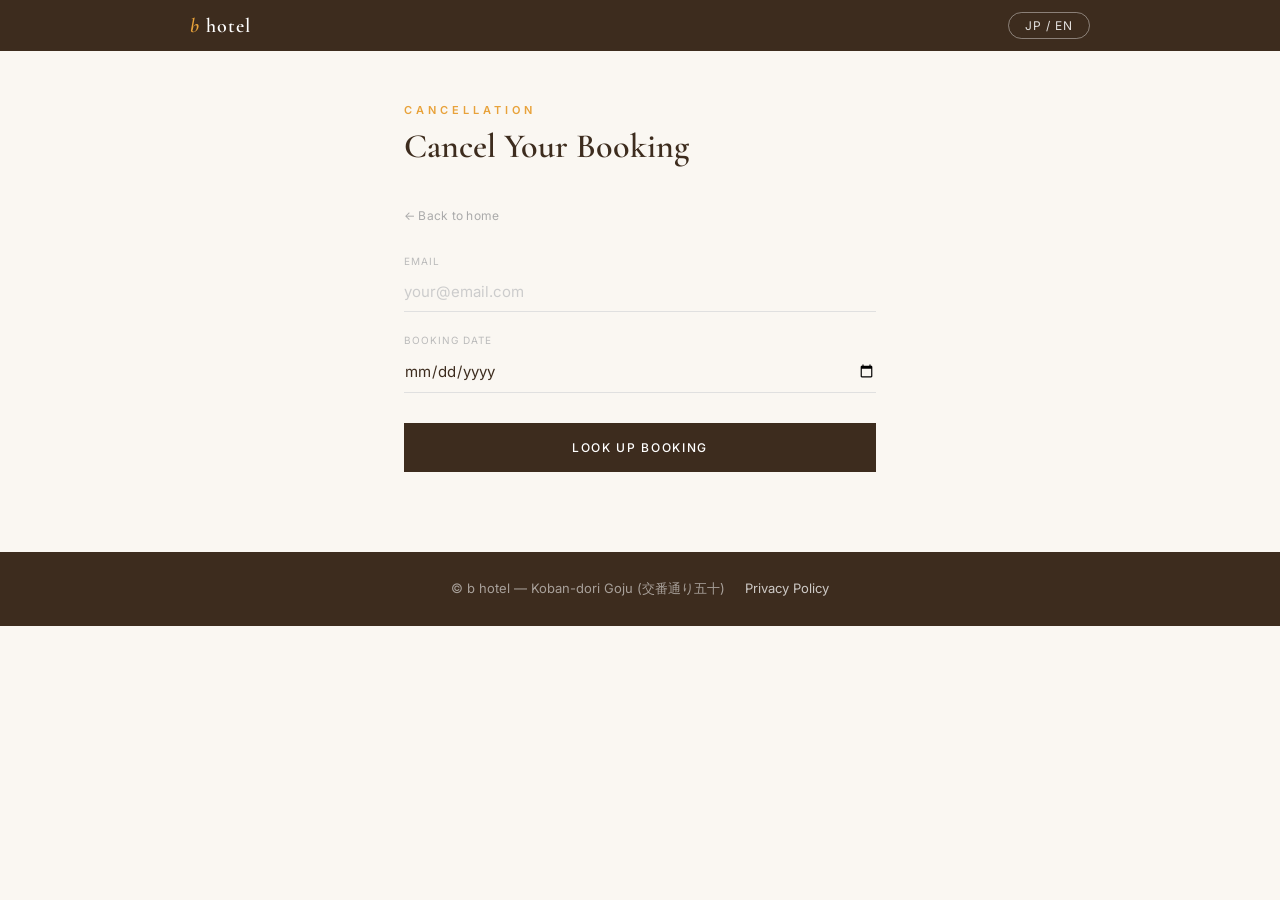
<file: cancel.html>
<!DOCTYPE html>
<html lang="en">
<head>
  <meta charset="UTF-8">
  <meta name="viewport" content="width=device-width, initial-scale=1.0">
  <title>Cancel Booking - b hotel Sushi Experience</title>
  <link href="https://fonts.googleapis.com/css2?family=Noto+Sans+JP:wght@400;700&family=Cormorant+Garamond:wght@300;400;600;700&family=Inter:wght@300;400;600&display=swap" rel="stylesheet">
  <style>
    *, *::before, *::after { box-sizing: border-box; margin: 0; padding: 0; }
    body {
      font-family: 'Inter', sans-serif;
      background: #faf7f2;
      color: #3d2c1e;
      min-height: 100vh;
      -webkit-font-smoothing: antialiased;
    }

    /* ── Navbar ── */
    .navbar {
      background: #3d2c1e;
      padding: 12px 24px;
      position: sticky;
      top: 0;
      z-index: 100;
    }
    .navbar-inner {
      display: flex;
      justify-content: space-between;
      align-items: center;
      max-width: 900px;
      margin: 0 auto;
    }
    .logo {
      color: #fff;
      font-family: 'Cormorant Garamond', serif;
      font-size: 20px;
      font-weight: 600;
      letter-spacing: 1px;
      text-decoration: none;
    }
    .logo-b { color: #e8a23a; font-style: italic; }

    /* ── Language Toggle ── */
    .lang-toggle {
      background: transparent;
      border: 1px solid rgba(255,255,255,0.4);
      border-radius: 20px;
      color: rgba(255,255,255,0.85);
      padding: 5px 16px;
      font-size: 12px;
      letter-spacing: 0.08em;
      cursor: pointer;
      font-family: 'Inter', sans-serif;
      transition: all 0.2s;
    }
    .lang-toggle:hover { background: rgba(255,255,255,0.12); }

    /* ── Main ── */
    .cancel-main {
      max-width: 520px;
      margin: 0 auto;
      padding: 52px 24px 80px;
    }

    /* ── Step header ── */
    .step-label {
      text-transform: uppercase;
      letter-spacing: 4px;
      font-size: 11px;
      color: #e8a23a;
      margin-bottom: 10px;
      font-weight: 600;
    }
    .step-title {
      font-family: 'Cormorant Garamond', serif;
      font-size: 34px;
      font-weight: 600;
      margin-bottom: 36px;
      color: #3d2c1e;
      line-height: 1.2;
    }
    .step-title-2 {
      font-family: 'Cormorant Garamond', serif;
      font-size: 28px;
      font-weight: 600;
      margin-bottom: 28px;
      color: #3d2c1e;
    }

    /* ── Form ── */
    .lookup-form { display: flex; flex-direction: column; gap: 0; }
    .form-group { margin-bottom: 22px; }
    .form-group label {
      display: block;
      font-size: 10px;
      letter-spacing: 0.1em;
      text-transform: uppercase;
      color: #bbb;
      margin-bottom: 5px;
    }
    .form-group input {
      width: 100%;
      padding: 10px 0;
      font-size: 15px;
      border: none;
      border-bottom: 1px solid #e0e0e0;
      background: transparent;
      color: #3d2c1e;
      outline: none;
      transition: border-color 0.2s;
      font-family: 'Inter', sans-serif;
      -webkit-appearance: none;
    }
    .form-group input:focus { border-bottom-color: #3d2c1e; }
    .form-group input::placeholder { color: #ccc; }

    /* ── Buttons ── */
    .btn-primary {
      display: block;
      width: 100%;
      padding: 16px;
      border: 1px solid #3d2c1e;
      background: #3d2c1e;
      color: #fff;
      font-size: 12px;
      letter-spacing: 0.14em;
      text-transform: uppercase;
      cursor: pointer;
      font-family: 'Inter', sans-serif;
      font-weight: 500;
      transition: background 0.2s, border-color 0.2s;
      margin-top: 8px;
    }
    .btn-primary:hover { background: #5a3d28; border-color: #5a3d28; }
    .btn-primary:disabled { opacity: 0.5; cursor: not-allowed; }

    .btn-secondary {
      padding: 14px 28px;
      border: 1px solid #ccc;
      background: transparent;
      color: #777;
      font-size: 12px;
      letter-spacing: 0.1em;
      text-transform: uppercase;
      cursor: pointer;
      font-family: 'Inter', sans-serif;
      font-weight: 500;
      transition: all 0.2s;
    }
    .btn-secondary:hover { border-color: #3d2c1e; color: #3d2c1e; }

    .btn-danger {
      padding: 14px 28px;
      border: 1px solid #c0392b;
      background: #c0392b;
      color: #fff;
      font-size: 12px;
      letter-spacing: 0.1em;
      text-transform: uppercase;
      cursor: pointer;
      font-family: 'Inter', sans-serif;
      font-weight: 500;
      transition: all 0.2s;
    }
    .btn-danger:hover { background: #a93226; border-color: #a93226; }
    .btn-danger:disabled { opacity: 0.45; cursor: not-allowed; }

    .button-group { display: flex; gap: 12px; margin-top: 24px; }

    /* ── Booking details card ── */
    .booking-details-card {
      border: 1px solid #e8e0d6;
      border-radius: 4px;
      overflow: hidden;
      margin-bottom: 24px;
    }
    .detail-row {
      display: flex;
      justify-content: space-between;
      align-items: center;
      padding: 13px 18px;
      border-bottom: 1px solid #f0ece6;
      font-size: 14px;
    }
    .detail-row:last-child { border-bottom: none; }
    .detail-row.total { font-weight: 600; font-size: 15px; }
    .detail-label { color: #999; font-size: 11px; letter-spacing: 0.06em; text-transform: uppercase; }
    .detail-value { color: #3d2c1e; font-weight: 500; }

    /* ── Policy box ── */
    .policy-box { margin-bottom: 20px; }
    .policy-text {
      font-size: 14px;
      color: #27ae60;
      padding: 12px 16px;
      background: #f0faf5;
      border-left: 3px solid #27ae60;
      margin-bottom: 8px;
    }
    .policy-text.warning {
      color: #c0392b;
      background: #fef2f2;
      border-left-color: #c0392b;
    }
    .policy-detail {
      font-size: 12px;
      color: #888;
      padding: 8px 16px;
    }

    /* ── Error message ── */
    .error-message {
      font-size: 12px;
      color: #c0392b;
      background: #fef2f2;
      border-left: 3px solid #c0392b;
      padding: 10px 14px;
      margin-top: 12px;
      line-height: 1.5;
    }

    /* ── Success ── */
    .checkmark-icon {
      width: 64px;
      height: 64px;
      border-radius: 50%;
      background: #27ae60;
      color: #fff;
      font-size: 28px;
      display: flex;
      align-items: center;
      justify-content: center;
      margin: 0 auto 24px;
    }
    .success-title {
      font-family: 'Cormorant Garamond', serif;
      font-size: 30px;
      font-weight: 600;
      text-align: center;
      margin-bottom: 12px;
    }
    .success-subtitle {
      text-align: center;
      color: #888;
      font-size: 14px;
      margin-bottom: 32px;
      line-height: 1.6;
    }

    /* ── Footer ── */
    .footer {
      background: #3d2c1e;
      color: rgba(255,255,255,0.55);
      text-align: center;
      padding: 28px 24px;
      font-size: 13px;
    }
    .footer a {
      color: rgba(255,255,255,0.75);
      text-decoration: none;
      margin-left: 16px;
    }
    .footer a:hover { color: #fff; }

    /* ── Back link ── */
    .back-link {
      display: inline-block;
      font-size: 12px;
      color: #aaa;
      text-decoration: none;
      margin-bottom: 32px;
      letter-spacing: 0.02em;
      transition: color 0.2s;
    }
    .back-link:hover { color: #3d2c1e; }
  </style>
</head>
<body>

  <!-- Navbar -->
  <nav class="navbar">
    <div class="navbar-inner">
      <a href="index.html" class="logo"><span class="logo-b">b</span> hotel</a>
      <button class="lang-toggle" id="langToggle">JP / EN</button>
    </div>
  </nav>

  <!-- Main Content -->
  <main class="cancel-main">

    <!-- Step 1: Lookup Form -->
    <div id="step1" class="cancel-step">
      <div class="step-label" data-en="CANCELLATION" data-jp="キャンセル">CANCELLATION</div>
      <h1 class="step-title" data-en="Cancel Your Booking" data-jp="予約のキャンセル">Cancel Your Booking</h1>

      <a href="index.html" class="back-link" data-en="← Back to home" data-jp="← ホームに戻る">← Back to home</a>

      <form id="lookupForm" class="lookup-form">
        <div class="form-group">
          <label for="email" data-en="EMAIL" data-jp="メールアドレス">EMAIL</label>
          <input type="email" id="email" name="email" placeholder="your@email.com" required>
        </div>
        <div class="form-group">
          <label for="bookingDate" data-en="BOOKING DATE" data-jp="予約日">BOOKING DATE</label>
          <input type="date" id="bookingDate" name="bookingDate">
        </div>
        <button type="submit" class="btn-primary" id="lookupBtn">
          <span data-en="LOOK UP BOOKING" data-jp="予約を検索">LOOK UP BOOKING</span>
        </button>
      </form>

      <div id="lookupError" class="error-message" style="display: none;"></div>
    </div>

    <!-- Step 2: Confirm Cancellation -->
    <div id="step2" class="cancel-step" style="display: none;">
      <h2 class="step-title-2" data-en="Confirm Cancellation" data-jp="キャンセルの確認">Confirm Cancellation</h2>

      <div class="booking-details-card">
        <div class="detail-row">
          <span class="detail-label" data-en="Date" data-jp="日付">Date</span>
          <span class="detail-value" id="confirmDate">-</span>
        </div>
        <div class="detail-row">
          <span class="detail-label" data-en="Name" data-jp="お名前">Name</span>
          <span class="detail-value" id="confirmName">-</span>
        </div>
        <div class="detail-row">
          <span class="detail-label" data-en="Email" data-jp="メール">Email</span>
          <span class="detail-value" id="confirmEmail">-</span>
        </div>
        <div class="detail-row">
          <span class="detail-label" data-en="Guests" data-jp="ゲスト数">Guests</span>
          <span class="detail-value" id="confirmGuests">-</span>
        </div>
        <div class="detail-row total">
          <span class="detail-label" data-en="Amount" data-jp="金額">Amount</span>
          <span class="detail-value" id="confirmAmount">-</span>
        </div>
      </div>

      <div id="cancellationPolicyBox" class="policy-box">
        <!-- 2026-10-02 予約時決済へ切替。期限内のキャンセルは「請求されない」ではなく
             「返金する」に変わった。返金額は決済手数料5%を差し引いた額。
             ※切替前に予約されたお客様は全額返金（サーバー側がシートZ列の印で判定する）。
               ここには一律の説明だけを書き、個別の金額は完了後のメールで伝える。 -->
        <div id="freePolicy" style="display: none;">
          <p class="policy-text" data-en="Cancellation available" data-jp="キャンセル可能">Cancellation available</p>
          <p class="policy-detail" data-en="We will refund the amount paid, less a 5% payment processing fee. It may take a few days to appear on your statement." data-jp="お支払いいただいた額から決済手数料5%を差し引いてご返金いたします。口座への反映まで数日かかる場合がございます。">We will refund the amount paid, less a 5% payment processing fee.</p>
        </div>
        <div id="chargePolicy" style="display: none;">
          <p class="policy-text warning" data-en="Cancellation deadline has passed" data-jp="キャンセル期限が過ぎています">Cancellation deadline has passed</p>
          <p class="policy-detail" data-en="After 11:00 AM JST, 3 days before – day of: 100% charge, no refund" data-jp="3日前 午前11:00以降〜当日：100%料金（ご返金はできません）">After 11:00 AM JST, 3 days before – day of: 100% charge, no refund</p>
        </div>
      </div>

      <div class="button-group">
        <button class="btn-secondary" onclick="goBackToStep1()" data-en="Back" data-jp="戻る">Back</button>
        <button id="confirmCancelBtn" class="btn-danger" onclick="submitCancellation()" data-en="Cancel Booking" data-jp="予約をキャンセル">Cancel Booking</button>
      </div>

      <div id="cancelError" class="error-message" style="display: none;"></div>
    </div>

    <!-- Step 3: Success -->
    <div id="step3" class="cancel-step" style="display: none; text-align: center; padding-top: 24px;">
      <div class="checkmark-icon">✓</div>
      <h1 class="success-title" data-en="Booking Cancelled" data-jp="予約がキャンセルされました">Booking Cancelled</h1>
      <p class="success-subtitle" data-en="Your booking has been successfully cancelled." data-jp="ご予約がキャンセルされました。">Your booking has been successfully cancelled.</p>
      <a href="index.html" class="btn-primary" style="display:inline-block;width:auto;text-decoration:none;padding:14px 36px;" data-en="Back to Home" data-jp="ホームに戻る">Back to Home</a>
    </div>

  </main>

  <!-- Footer -->
  <footer class="footer">
    <span>© b hotel — Koban-dori Goju (交番通り五十)</span>
    <a href="privacy.html" data-en="Privacy Policy" data-jp="プライバシーポリシー">Privacy Policy</a>
  </footer>

  <script src="js/api.js?v=2"></script>
  <script>
    let currentBookingData = null;

    // ── Language ──
    function getLang() {
      try { return localStorage.getItem('lang') || 'en'; } catch(e) { return 'en'; }
    }

    function updatePageLanguage() {
      const lang = getLang();
      document.querySelectorAll('[data-en][data-jp]').forEach(el => {
        el.textContent = lang === 'en' ? el.getAttribute('data-en') : el.getAttribute('data-jp');
      });
      document.documentElement.lang = lang === 'jp' ? 'ja' : 'en';
    }

    document.getElementById('langToggle').addEventListener('click', function() {
      const newLang = getLang() === 'en' ? 'jp' : 'en';
      try { localStorage.setItem('lang', newLang); } catch(e) {}
      updatePageLanguage();
    });

    // ── Init ──
    document.addEventListener('DOMContentLoaded', function() {
      updatePageLanguage();
      document.getElementById('lookupForm').addEventListener('submit', handleLookup);
    });

    // ── Lookup ──
    async function handleLookup(e) {
      e.preventDefault();
      const email       = (document.getElementById('email').value || '').trim();
      const bookingDate = document.getElementById('bookingDate').value;
      const errorDiv = document.getElementById('lookupError');
      const btn = document.getElementById('lookupBtn');
      errorDiv.style.display = 'none';
      btn.disabled = true;

      if (!email) {
        errorDiv.style.display = 'block';
        errorDiv.textContent = getLang() === 'en'
          ? 'Please enter your email address.'
          : 'メールアドレスを入力してください。';
        btn.disabled = false;
        return;
      }

      try {
        const response = await lookupBookingById(email);

        if (!response.success || !response.bookings || response.bookings.length === 0) {
          throw new Error(getLang() === 'en'
            ? 'Booking not found. Please check your booking ID or email and date.'
            : '予約が見つかりませんでした。予約IDまたはメールアドレスと日付をご確認ください。');
        }

        // Find the booking matching the entered date; fall back to first result
        const booking = (bookingDate
          ? response.bookings.find(b => b.date === bookingDate)
          : null) || response.bookings[0];

        if (booking.status === 'cancelled') {
          throw new Error(getLang() === 'en'
            ? 'This booking has already been cancelled.'
            : 'この予約はすでにキャンセルされています。');
        }

        // Calculate cancellation eligibility
        const today = new Date(); today.setHours(0, 0, 0, 0);
        const bDate = new Date(booking.date + 'T00:00:00');
        const diffDays = (bDate - today) / 86400000;
        booking.canCancel   = diffDays >= 0;   // booking date hasn't passed yet
        booking.isFreeCancel = diffDays > 3;   // free cancellation if >3 days away

        currentBookingData = booking;
        displayBookingForCancellation(booking);
      } catch (error) {
        errorDiv.style.display = 'block';
        errorDiv.textContent = error.message || (getLang() === 'en' ? 'Booking not found.' : '予約が見つかりませんでした。');
      } finally {
        btn.disabled = false;
      }
    }

    function displayBookingForCancellation(bookingData) {
      const lang = getLang();
      document.getElementById('confirmDate').textContent    = formatDate(bookingData.date);
      document.getElementById('confirmName').textContent    = bookingData.name;
      document.getElementById('confirmEmail').textContent   = bookingData.email;
      document.getElementById('confirmGuests').textContent  =
        `${bookingData.adults} ${lang === 'en' ? 'adults' : '大人'}, ${bookingData.children} ${lang === 'en' ? 'children' : '子ども'}`;
      document.getElementById('confirmAmount').textContent  = formatCurrency(bookingData.total_amount);

      const cancelBtn  = document.getElementById('confirmCancelBtn');
      const freePol    = document.getElementById('freePolicy');
      const chargePol  = document.getElementById('chargePolicy');
      const warningEl  = chargePol.querySelector('.policy-text.warning');

      if (bookingData.isFreeCancel) {
        // More than 3 days away — free cancel
        freePol.style.display   = 'block';
        chargePol.style.display = 'none';
        cancelBtn.disabled      = false;
        cancelBtn.style.opacity = '1';
      } else if (bookingData.canCancel) {
        // Within 3 days — 100% charge but cancellation still allowed
        freePol.style.display   = 'none';
        chargePol.style.display = 'block';
        if (warningEl) {
          warningEl.setAttribute('data-en', 'Cancellation fee applies (100%)');
          warningEl.setAttribute('data-jp', 'キャンセル料が発生します（100%）');
        }
        cancelBtn.disabled      = false;
        cancelBtn.style.opacity = '1';
      } else {
        // Booking date has already passed
        freePol.style.display   = 'none';
        chargePol.style.display = 'block';
        if (warningEl) {
          warningEl.setAttribute('data-en', 'Cancellation deadline has passed');
          warningEl.setAttribute('data-jp', 'キャンセル期限が過ぎています');
        }
        cancelBtn.disabled      = true;
        cancelBtn.style.opacity = '0.4';
      }

      document.getElementById('step1').style.display = 'none';
      document.getElementById('step2').style.display = 'block';
      updatePageLanguage();
    }

    async function submitCancellation() {
      const errorDiv = document.getElementById('cancelError');
      const btn = document.getElementById('confirmCancelBtn');
      errorDiv.style.display = 'none';
      btn.disabled = true;
      try {
        await cancelBooking(currentBookingData.booking_id);
        document.getElementById('step2').style.display = 'none';
        document.getElementById('step3').style.display = 'block';
        updatePageLanguage();
      } catch (error) {
        errorDiv.style.display = 'block';
        errorDiv.textContent = error.message || (getLang() === 'en' ? 'Failed to cancel booking.' : 'キャンセルに失敗しました。');
        btn.disabled = false;
      }
    }

    function goBackToStep1() {
      document.getElementById('step2').style.display = 'none';
      document.getElementById('step1').style.display = 'block';
      currentBookingData = null;
      document.getElementById('lookupError').style.display = 'none';
      document.getElementById('cancelError').style.display = 'none';
    }

    function formatDate(dateString) {
      // Parse YYYY-MM-DD as local date to avoid UTC timezone offset issues
      const parts = String(dateString || '').split('-');
      const date = (parts.length === 3)
        ? new Date(parseInt(parts[0]), parseInt(parts[1]) - 1, parseInt(parts[2]))
        : new Date(dateString);
      if (isNaN(date.getTime())) return String(dateString);
      const lang = getLang();
      if (lang === 'jp') {
        return date.getFullYear() + '年' + (date.getMonth() + 1) + '月' + date.getDate() + '日';
      }
      return date.toLocaleDateString('en-US', { year: 'numeric', month: 'long', day: 'numeric' });
    }

    function formatCurrency(amount) {
      return '¥' + Math.floor(Number(amount) || 0).toLocaleString('ja-JP');
    }
  </script>
</body>
</html>
</file>
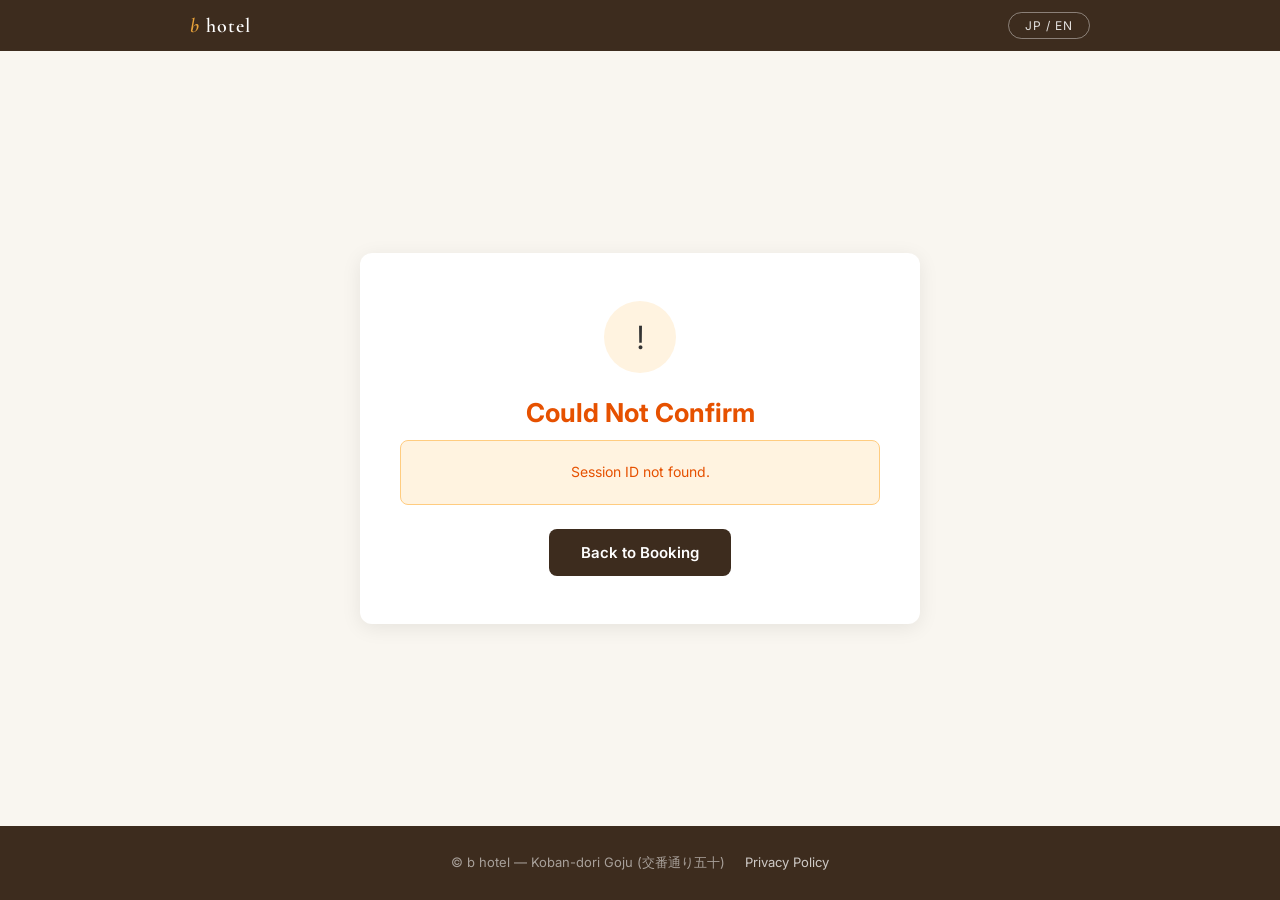
<file: confirm.html>
<!DOCTYPE html>
<html lang="en">
<head>
  <meta charset="UTF-8">
  <meta name="viewport" content="width=device-width, initial-scale=1.0">
  <title data-en="Booking Confirmed" data-jp="予約完了">Booking Confirmed</title>
  <link href="https://fonts.googleapis.com/css2?family=Noto+Sans+JP:wght@400;700&family=Cormorant+Garamond:wght@400;600&family=Inter:wght@400;500;600;700&display=swap" rel="stylesheet">
  <style>
    * { box-sizing: border-box; margin: 0; padding: 0; }
    body { font-family: 'Inter', sans-serif; background: #f9f6f0; color: #333; min-height: 100vh; display: flex; flex-direction: column; }
    html:lang(ja) body, body.lang-ja { font-family: 'Noto Sans JP', sans-serif; }

    .navbar { background: #3d2c1e; padding: 12px 24px; position: sticky; top: 0; z-index: 100; }
    .navbar-inner { display: flex; justify-content: space-between; align-items: center; max-width: 900px; margin: 0 auto; }
    .nav-logo { color: #fff; font-family: 'Cormorant Garamond', serif; font-size: 20px; font-weight: 600; letter-spacing: 1px; text-decoration: none; }
    .nav-logo .logo-b { color: #e8a23a; font-style: italic; }
    .lang-toggle { background: transparent; border: 1px solid rgba(255,255,255,0.4); border-radius: 20px; padding: 5px 16px; font-size: 12px; letter-spacing: 0.08em; cursor: pointer; color: rgba(255,255,255,0.85); font-family: inherit; transition: background 0.2s; }
    .lang-toggle:hover { background: rgba(255,255,255,0.12); }

    main { flex: 1; display: flex; align-items: center; justify-content: center; padding: 20px; }
    .container { background: #fff; border-radius: 12px; box-shadow: 0 4px 20px rgba(0,0,0,0.08); padding: 48px 40px; max-width: 560px; width: 100%; text-align: center; }
    .icon { width: 72px; height: 72px; background: #e8f5e9; border-radius: 50%; display: flex; align-items: center; justify-content: center; margin: 0 auto 24px; font-size: 36px; }
    h1 { font-size: 26px; font-weight: 700; color: #2e7d32; margin-bottom: 12px; }
    .subtitle { font-size: 16px; color: #666; margin-bottom: 32px; line-height: 1.6; }
    .booking-details { background: #f5f5f5; border-radius: 8px; padding: 24px; text-align: left; margin-bottom: 32px; }
    .booking-details h2 { font-size: 14px; color: #888; text-transform: uppercase; letter-spacing: 0.05em; margin-bottom: 16px; }
    .detail-row { display: flex; justify-content: space-between; padding: 8px 0; border-bottom: 1px solid #e8e8e8; font-size: 15px; }
    .detail-row:last-child { border-bottom: none; }
    .detail-label { color: #666; }
    .detail-value { font-weight: 600; color: #333; }
    .loading { display: flex; flex-direction: column; align-items: center; gap: 16px; padding: 20px 0; }
    .spinner { width: 40px; height: 40px; border: 3px solid #e8e8e8; border-top-color: #2e7d32; border-radius: 50%; animation: spin 0.8s linear infinite; }
    @keyframes spin { to { transform: rotate(360deg); } }
    .error-box { background: #fff3e0; border: 1px solid #ffcc80; border-radius: 8px; padding: 20px; margin-bottom: 24px; font-size: 14px; color: #e65100; line-height: 1.6; }
    .btn { display: inline-block; padding: 14px 32px; border-radius: 8px; font-size: 15px; font-weight: 600; text-decoration: none; cursor: pointer; border: none; }
    .btn-primary { background: #3d2c1e; color: #fff; }
    .btn-primary:hover { background: #5a3d28; }
    .email-note { margin-top: 24px; font-size: 13px; color: #999; line-height: 1.6; }
    #loading-view { display: block; } #success-view { display: none; } #error-view { display: none; }

    .footer { background: #3d2c1e; color: rgba(255,255,255,0.55); text-align: center; padding: 28px 24px; font-size: 13px; }
    .footer a { color: rgba(255,255,255,0.75); text-decoration: none; margin-left: 16px; }
    .footer a:hover { color: #fff; }
  </style>
</head>
<body>
  <nav class="navbar">
    <div class="navbar-inner">
      <a href="index.html" class="nav-logo"><span class="logo-b">b</span> hotel</a>
      <button class="lang-toggle" id="langToggle">JP / EN</button>
    </div>
  </nav>

  <main>
    <div class="container">
      <div id="loading-view">
        <div class="loading">
          <div class="spinner"></div>
          <p data-en="Confirming your booking..." data-jp="予約を確認しています...">Confirming your booking...</p>
        </div>
      </div>
      <div id="success-view">
        <div class="icon">&#10003;</div>
        <h1 data-en="Booking Confirmed" data-jp="予約が確定しました">Booking Confirmed</h1>
        <p class="subtitle" data-en="Thank you for your reservation." data-jp="ご予約ありがとうございます。">Thank you for your reservation.</p>
        <div class="booking-details">
          <h2 data-en="Booking Details" data-jp="ご予約内容">Booking Details</h2>
          <div class="detail-row"><span class="detail-label" data-en="Booking ID" data-jp="予約番号">Booking ID</span><span class="detail-value" id="detail-booking-id">-</span></div>
          <div class="detail-row"><span class="detail-label" data-en="Date" data-jp="日付">Date</span><span class="detail-value" id="detail-date">-</span></div>
          <div class="detail-row"><span class="detail-label" data-en="Name" data-jp="お名前">Name</span><span class="detail-value" id="detail-name">-</span></div>
          <div class="detail-row"><span class="detail-label" data-en="Guests" data-jp="人数">Guests</span><span class="detail-value" id="detail-guests">-</span></div>
          <div class="detail-row"><span class="detail-label" data-en="Total Amount" data-jp="合計金額">Total Amount</span><span class="detail-value" id="detail-amount">-</span></div>
          <div class="detail-row"><span class="detail-label" data-en="Status" data-jp="ステータス">Status</span><span class="detail-value" id="detail-status">-</span></div>
        </div>
        <a href="index.html" class="btn btn-primary" data-en="Back to Home" data-jp="トップページに戻る">Back to Home</a>
        <p class="email-note" data-en="For any questions, please contact support@breakfast-h.com." data-jp="ご不明な点は support@breakfast-h.com までお問い合わせください。">For any questions, please contact support@breakfast-h.com.</p>
      </div>
      <div id="error-view">
        <div class="icon" style="background:#fff3e0;font-size:32px;">!</div>
        <h1 style="color:#e65100;" data-en="Could Not Confirm" data-jp="確認できませんでした">Could Not Confirm</h1>
        <div class="error-box" id="error-message"></div>
        <a href="booking.html" class="btn btn-primary" data-en="Back to Booking" data-jp="予約ページに戻る">Back to Booking</a>
      </div>
    </div>
  </main>

  <footer class="footer">
    <span>&copy; b hotel &mdash; Koban-dori Goju (&#x4EA4;&#x756A;&#x901A;&#x308A;&#x4E94;&#x5341;)</span>
    <a href="privacy.html" data-en="Privacy Policy" data-jp="プライバシーポリシー">Privacy Policy</a>
  </footer>

  <script src="js/api.js?v=2"></script>
  <script>
    const MSG = {
      en: {
        sessionMissing: 'Session ID not found.',
        errorPrefix: 'Error: ',
        networkPrefix: 'Network error: ',
        statusConfirmed: 'Confirmed',
        statusTentative: 'Tentative',
        guestsAdult: 'adult(s)',
        guestsChild: 'child(ren)'
      },
      ja: {
        sessionMissing: 'セッションIDが見つかりません。',
        errorPrefix: 'エラー: ',
        networkPrefix: '通信エラー: ',
        statusConfirmed: '確定',
        statusTentative: '仮予約',
        guestsAdult: '名（大人）',
        guestsChild: '名（子ども）'
      }
    };

    function getLang() {
      const p = new URLSearchParams(location.search).get('lang');
      if (p === 'ja' || p === 'en') return p;
      try { return localStorage.getItem('lang') === 'ja' ? 'ja' : 'en'; } catch(e) { return 'en'; }
    }

    function setLang(lang) {
      try { localStorage.setItem('lang', lang); } catch(e) {}
      document.documentElement.lang = lang;
      document.body.classList.toggle('lang-ja', lang === 'ja');
      document.querySelectorAll('[data-en][data-jp]').forEach(el => {
        const txt = lang === 'ja' ? el.getAttribute('data-jp') : el.getAttribute('data-en');
        if (txt !== null) {
          if (el.tagName === 'TITLE') document.title = txt;
          else el.textContent = txt;
        }
      });
    }

    function show(id) {
      ['loading-view','success-view','error-view'].forEach(v => {
        document.getElementById(v).style.display = (v === id) ? 'block' : 'none';
      });
    }

    function fmtDate(s, lang) {
      if (!s) return '-';
      try {
        const str = s.toString();
        let d;
        const m = str.match(/^(\d{4})[\/-](\d{2})[\/-](\d{2})/);
        if (m) d = new Date(parseInt(m[1]), parseInt(m[2]) - 1, parseInt(m[3]));
        else d = new Date(str);
        if (isNaN(d.getTime())) return str;
        if (lang === 'ja') {
          const wk = '日月火水木金土'[d.getDay()];
          return d.getFullYear() + '年' + (d.getMonth() + 1) + '月' + d.getDate() + '日 [' + wk + ']';
        }
        return d.toLocaleDateString('en-US', { weekday: 'short', year: 'numeric', month: 'long', day: 'numeric' });
      } catch(e) { return s; }
    }

    function fmtAmt(n) {
      return (n || n === 0) ? '¥' + Number(n).toLocaleString('ja-JP') : '-';
    }

    function fmtStatus(s, lang) {
      if (s === 'confirmed') return MSG[lang].statusConfirmed;
      if (s === 'tentative') return MSG[lang].statusTentative;
      return s || '-';
    }

    function fmtGuests(adults, children, lang) {
      const a = adults || 0;
      const c = children || 0;
      if (lang === 'ja') {
        return '大人' + a + '名' + (c > 0 ? '・子ども' + c + '名' : '');
      }
      let out = a + ' ' + MSG.en.guestsAdult;
      if (c > 0) out += ', ' + c + ' ' + MSG.en.guestsChild;
      return out;
    }

    document.getElementById('langToggle').addEventListener('click', () => {
      const next = getLang() === 'ja' ? 'en' : 'ja';
      setLang(next);
      rerenderDetails();
    });

    let lastData = null;
    function rerenderDetails() {
      if (!lastData) return;
      const lang = getLang();
      document.getElementById('detail-date').textContent = lastData.date ? fmtDate(lastData.date, lang) : '-';
      document.getElementById('detail-guests').textContent = fmtGuests(lastData.adults, lastData.children, lang);
      document.getElementById('detail-status').textContent = fmtStatus(lastData.status, lang);
    }

    (function init() {
      setLang(getLang());
      const sid = new URLSearchParams(location.search).get('session_id');
      const lang = getLang();
      if (!sid) {
        show('error-view');
        document.getElementById('error-message').textContent = MSG[lang].sessionMissing;
        return;
      }
      show('loading-view');
      apiPost('confirmBooking', { session_id: sid })
        .then(d => {
          const curLang = getLang();
          if (d.error) {
            show('error-view');
            document.getElementById('error-message').textContent = MSG[curLang].errorPrefix + d.error;
            return;
          }
          lastData = d;
          document.getElementById('detail-booking-id').textContent = d.booking_id || '-';
          document.getElementById('detail-date').textContent = d.date ? fmtDate(d.date, curLang) : '-';
          document.getElementById('detail-name').textContent = d.name || '-';
          document.getElementById('detail-guests').textContent = fmtGuests(d.adults, d.children, curLang);
          document.getElementById('detail-amount').textContent = fmtAmt(d.totalAmount);
          document.getElementById('detail-status').textContent = fmtStatus(d.status, curLang);
          show('success-view');
        })
        .catch(e => {
          const curLang = getLang();
          show('error-view');
          document.getElementById('error-message').textContent = MSG[curLang].networkPrefix + e.message;
        });
    })();
  </script>
</body>
</html>
</file>
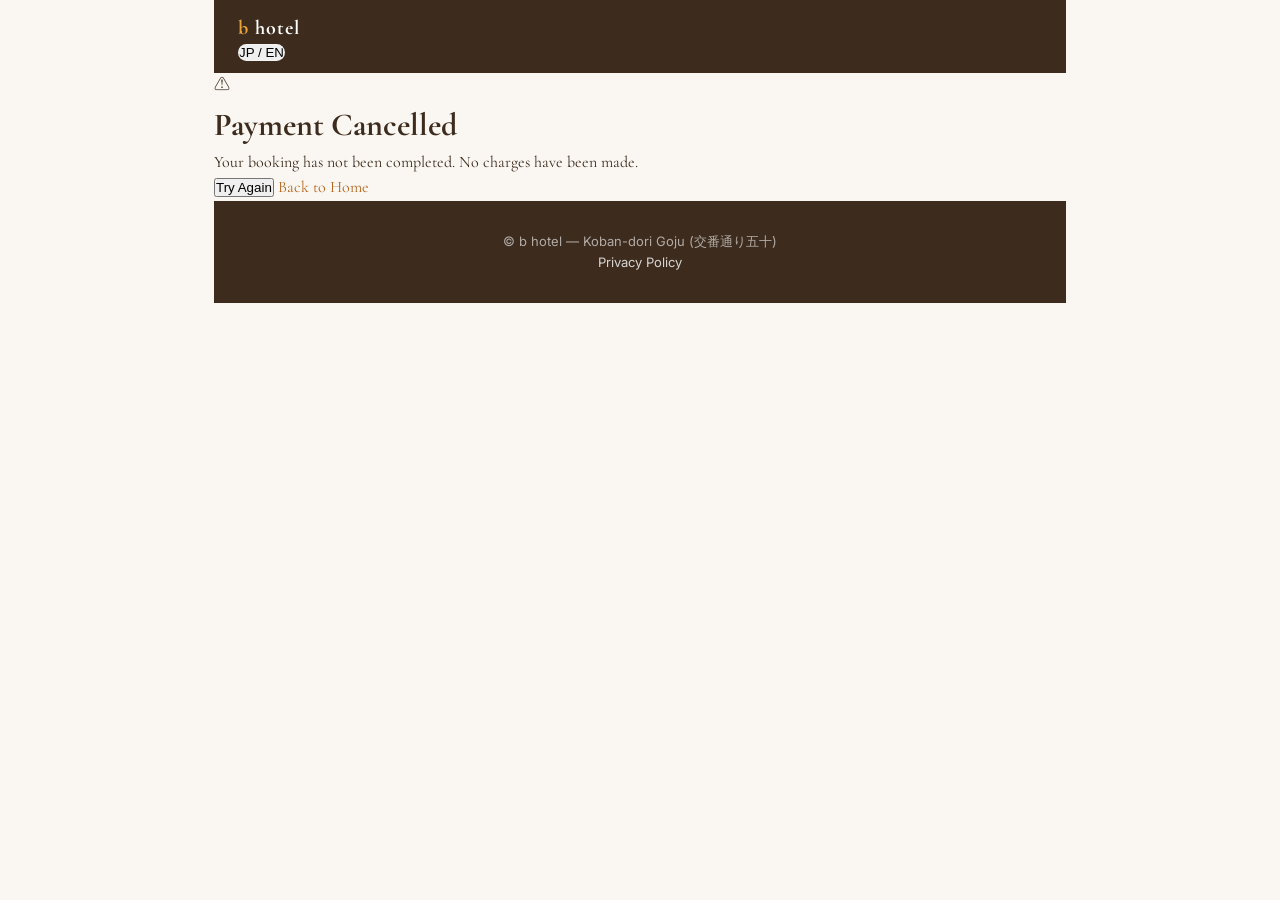
<file: payment-cancel.html>
<!DOCTYPE html>
<html lang="en">
<head>
    <meta charset="UTF-8">
    <meta name="viewport" content="width=device-width, initial-scale=1.0">
    <title>Payment Cancelled - b hotel Sushi Experience</title>
    <link href="https://fonts.googleapis.com/css2?family=Cormorant+Garamond:wght@300;400;600;700&family=Inter:wght@300;400;600&family=Noto+Serif+JP:wght@400;600&display=swap" rel="stylesheet">
    <link rel="stylesheet" href="css/style.css">
</head>
<body>
    <div class="container">
        <!-- Navbar -->
        <nav class="navbar">
            <div class="navbar-content">
                <div class="logo">
                    <span class="logo-b">b</span> hotel
                </div>
                <button class="lang-toggle" id="langToggle">JP / EN</button>
            </div>
        </nav>

        <!-- Main Content -->
        <main class="payment-cancel-main">
            <div class="cancel-content">
                <div class="warning-icon">⚠</div>
                <h1 class="cancel-title" data-en="Payment Cancelled" data-jp="お支払いがキャンセルされました">Payment Cancelled</h1>
                <p class="cancel-message" data-en="Your booking has not been completed. No charges have been made." data-jp="予約は完了していません。請求は発生していません。">Your booking has not been completed. No charges have been made.</p>

                <!-- Button Group -->
                <div class="button-group">
                    <button class="button button-secondary" onclick="history.back()" data-en="Try Again" data-jp="もう一度試す">Try Again</button>
                    <a href="index.html" class="button button-primary" data-en="Back to Home" data-jp="ホームに戻る">Back to Home</a>
                </div>
            </div>
        </main>

        <!-- Footer -->
        <footer class="footer">
            <div class="footer-content">
                <p class="footer-copyright">© b hotel — Koban-dori Goju (交番通り五十)</p>
                <a href="privacy.html" class="footer-link" data-en="Privacy Policy" data-jp="プライバシーポリシー">Privacy Policy</a>
            </div>
        </footer>
    </div>

    <script src="js/api.js?v=2"></script>
    <script>
        document.addEventListener('DOMContentLoaded', function() {
            updatePageLanguage();
        });

        function updatePageLanguage() {
            const lang = getLang();
            document.querySelectorAll('[data-en][data-jp]').forEach(element => {
                const text = lang === 'en' ? element.getAttribute('data-en') : element.getAttribute('data-jp');
                element.textContent = text;
            });
            document.documentElement.lang = lang;
        }

        document.getElementById('langToggle').addEventListener('click', function() {
            const currentLang = getLang();
            const newLang = currentLang === 'en' ? 'jp' : 'en';
            localStorage.setItem('lang', newLang);
            updatePageLanguage();
        });
    </script>
</body>
</html>
</file>
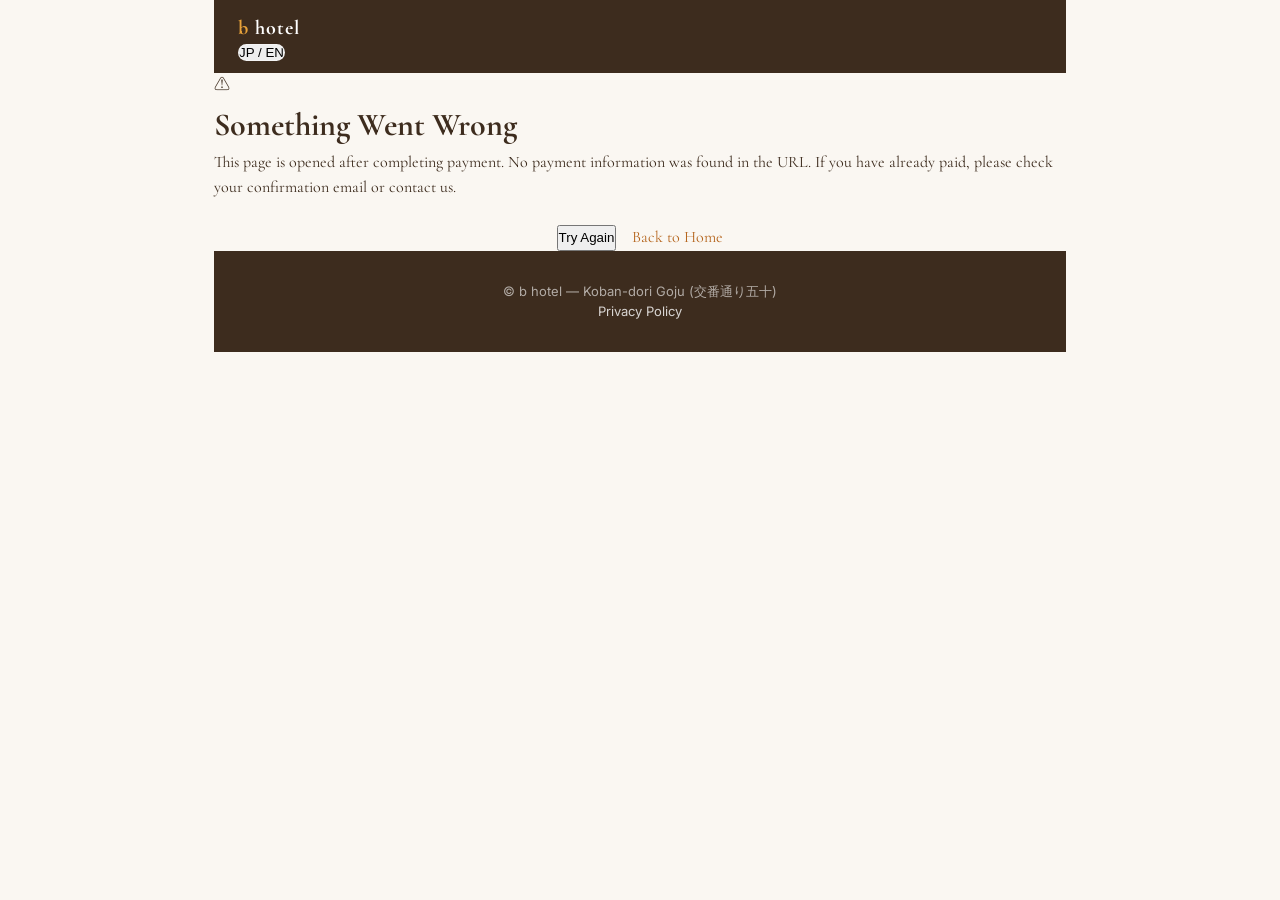
<file: payment-success.html>
<!DOCTYPE html>
<html lang="en">
<head>
  <meta charset="UTF-8">
  <meta name="viewport" content="width=device-width, initial-scale=1.0">
  <title>Booking Confirmed - b hotel Sushi Experience</title>
  <link href="https://fonts.googleapis.com/css2?family=Cormorant+Garamond:wght@300;400;600;700&family=Inter:wght@300;400;600&family=Noto+Serif+JP:wght@400;600&display=swap" rel="stylesheet">
  <link rel="stylesheet" href="css/style.css">
</head>
<body>
<div class="container">
  <!-- Navbar -->
  <nav class="navbar">
    <div class="navbar-content">
      <div class="logo">
        <span class="logo-b">b</span> hotel
      </div>
      <button class="lang-toggle" id="langToggle">JP / EN</button>
    </div>
  </nav>

  <!-- Main Content -->
  <main class="payment-success-main">

    <!-- Loading State -->
    <div id="loadingState" class="loading-state">
      <div class="spinner"></div>
      <p class="loading-text" data-en="Confirming your booking..." data-jp="ご予約を確認中...">Confirming your booking...</p>
    </div>

    <!-- Success State -->
    <div id="successState" class="success-state" style="display: none;">
      <div class="checkmark-icon">✓</div>
      <h1 class="success-title" data-en="Booking Confirmed!" data-jp="ご予約が確定しました">Booking Confirmed!</h1>
      <p class="success-subtitle" data-en="Thank you for booking the Dashi &amp; Sushi Experience" data-jp="出汁と寿司体験のご予約ありがとうございます">Thank you for booking the Dashi &amp; Sushi Experience</p>

      <!-- Booking Details Card -->
      <div class="booking-details-card">
        <div class="detail-row">
          <span class="detail-label" data-en="Date" data-jp="日付">Date</span>
          <span class="detail-value" id="detailDate">-</span>
        </div>
        <div class="detail-row">
          <span class="detail-label" data-en="Name" data-jp="お名前">Name</span>
          <span class="detail-value" id="detailName">-</span>
        </div>
        <div class="detail-row">
          <span class="detail-label" data-en="Email" data-jp="メール">Email</span>
          <span class="detail-value" id="detailEmail">-</span>
        </div>
        <div class="detail-rox">
          <span class="detail-label" data-en="Adults" data-jp="大人">Adults</span>
          <span class="detail-value" id="detailAdults">-</span>
        </div>
        <div class="detail-row">
          <span class="detail-label" data-en="Children" data-jp="お子様">Children</span>
          <span class="detail-value" id="detailChildren">-</span>
        </div>
        <div class="detail-row total">
          <span class="detail-label" data-en="Total Amount" data-jp="合計金額">Total Amount</span>
          <span class="detail-value" id="detailTotal">-</span>
        </div>
      </div>

      <!-- Confirmation message -->
      <p class="confirmation-message" data-en="A confirmation email has been sent to your inbox." data-jp="確認メールをお送りしました。ご確認ください。">A confirmation email has been sent to your inbox.</p>

      <!-- Cancel info -->
      <p style="margin-top: 0.5rem; font-size: 0.85rem; color: #888;" data-en="To cancel your booking, please visit the cancellation page." data-jp="キャンセルをご希望の場合は、キャンセルページよりお手続きください。">To cancel your booking, please visit the cancellation page.</p>

      <!-- Buttons -->
      <div style="display: flex; gap: 1rem; justify-content: center; flex-wrap: wrap; margin-top: 1.5rem;">
        <a href="cancel.html" class="button button-secondary" data-en="Cancel Booking" data-jp="予約キャンセル">Cancel Booking</a>
        <a href="index.html" class="button button-primary" data-en="Back to Home" data-jp="ホームに戻る">Back to Home</a>
      </div>
    </div>

    <!-- Error State -->
    <div id="errorState" class="error-state" style="display: none;">
      <div class="error-icon">⚠</div>
      <h1 class="error-title" data-en="Something Went Wrong" data-jp="エラーが発生しました">Something Went Wrong</h1>
      <!-- pre-line: エラー本文に改行を入れて、原因とセッションIDを読める形で出すため -->
      <p class="error-message" id="errorMessage" style="white-space: pre-line;">-</p>
      <div style="display: flex; gap: 1rem; justify-content: center; flex-wrap: wrap; margin-top: 1.5rem;">
        <button class="button button-secondary" onclick="location.reload()" data-en="Try Again" data-jp="もう一度試す">Try Again</button>
        <a href="index.html" class="button button-primary" data-en="Back to Home" data-jp="ホームに戻る">Back to Home</a>
      </div>
    </div>

  </main>

  <!-- Footer -->
  <footer class="footer">
    <div class="footer-content">
      <p class="footer-copyright">© b hotel — Koban-dori Goju (交番通り五十)</p>
      <a href="privacy.html" class="footer-link" data-en="Privacy Policy" data-jp="プライバシーポリシー">Privacy Policy</a>
    </div>
  </footer>
</div>

<script src="js/api.js?v=2"></script>
<script>
  document.addEventListener('DOMContentLoaded', async function () {
    const urlParams = new URLSearchParams(window.location.search);
    const sessionId = urlParams.get('session_id');
    const lang = urlParams.get('lang');

    if (lang) localStorage.setItem('lang', lang);
    updatePageLanguage();

    // ★確定できなかったときに架空の予約内容を出さないこと。
    //   以前は session_id が無いときも、確定処理が失敗したときも showDemoState() で
    //   「山本 恵子 / 2026年4月9日 / ¥44,000」という作り物の予約内容を、
    //   本物の確認画面と同じ見た目で表示していた。
    //   ゲストには自分の予約が違う内容で登録されたように見える。
    //   （バックエンド未デプロイの頃の名残。確定処理が例外を投げる条件は
    //     その後増えている：キャンセル済み・予約を特定できない・通信失敗など）
    if (!sessionId) {
      showErrorState(getLang() === 'en'
        ? 'This page is opened after completing payment. No payment information was found in the URL. '
          + 'If you have already paid, please check your confirmation email or contact us.'
        : 'このページは決済完了後に表示されるページです。URLに決済情報が見つかりませんでした。'
          + 'お支払いがお済みの場合は、確認メールをご確認いただくかお問い合わせください。');
      return;
    }

    try {
      const response = await confirmBooking(sessionId);
      showSuccessState(response);
    } catch (error) {
      // ★予約が成立していない可能性があるので、成功したように見せない。
      //   問い合わせに必要な情報（エラー内容とセッションID）を画面に出す。
      showErrorState((getLang() === 'en'
        ? 'We could not complete your booking confirmation. Your reservation may not be registered. '
          + 'Please contact us with the reference below.\n'
        : 'ご予約の確定処理が完了できませんでした。ご予約が登録されていない可能性があります。'
          + 'お手数ですが、下記をお知らせのうえお問い合わせください。\n')
        + '\n' + (error && error.message ? error.message : String(error))
        + '\n(' + sessionId + ')');
    }
  });

  function showSuccessState(bookingData) {
    document.getElementById('loadingState').style.display = 'none';
    document.getElementById('errorState').style.display = 'none';
    document.getElementById('successState').style.display = 'block';

    const lang = getLang();
    document.getElementById('detailDate').textContent = formatDate(bookingData.date, lang);
    document.getElementById('detailName').textContent = bookingData.name;
    document.getElementById('detailEmail').textContent = bookingData.email;
    document.getElementById('detailAdults').textContent = bookingData.adults + (lang === 'en' ? ' adult(s)' : '名');
    document.getElementById('detailChildren').textContent = bookingData.children + (lang === 'en' ? ' child(ren)' : '名');
    document.getElementById('detailTotal').textContent = formatCurrency(bookingData.total_amount);

    updatePageLanguage();
  }

  function showErrorState(message) {
    document.getElementById('loadingState').style.display = 'none';
    document.getElementById('successState').style.display = 'none';
    document.getElementById('errorState').style.display = 'block';
    document.getElementById('errorMessage').textContent = message;
  }

  function formatDate(dateString, lang) {
    // ★'2026-10-05' を new Date() にそのまま渡さないこと。
    //   ISO の日付だけの文字列は UTC の深夜として解釈され、toLocaleDateString は
    //   ブラウザのタイムゾーンで描画する。日本より西のゲスト（北米など）には
    //   前日が表示される。2026-09 に「予約した日と違う日付が出た」と問い合わせが来た。
    //   年月日を分解してローカル時刻で組み立てれば、どの国から見てもズレない。
    //   confirm.html / cancel.html も同じ書き方で揃えてある。
    const str = String(dateString || '');
    const m = str.match(/^(\d{4})[\/-](\d{1,2})[\/-](\d{1,2})/);
    const date = m
      ? new Date(parseInt(m[1], 10), parseInt(m[2], 10) - 1, parseInt(m[3], 10))
      : new Date(str);
    if (isNaN(date.getTime())) return str;
    if (lang === 'en') {
      return date.toLocaleDateString('en-US', { year: 'numeric', month: 'long', day: 'numeric' });
    } else {
      return date.toLocaleDateString('ja-JP', { year: 'numeric', month: 'long', day: 'numeric' });
    }
  }

  function formatCurrency(amount) {
    return '¥' + Math.floor(amount).toLocaleString('ja-JP');
  }

  function updatePageLanguage() {
    const lang = getLang();
    document.querySelectorAll('[data-en][data-jp]').forEach(el => {
      const txt = lang === 'en' ? el.getAttribute('data-en') : el.getAttribute('data-jp');
      if (txt !== null && !el.id.startsWith('detail')) {
        el.textContent = txt;
      }
    });
    document.documentElement.lang = lang === 'en' ? 'en' : 'ja';
  }

  document.getElementById('langToggle').addEventListener('click', function () {
    const cur = getLang();
    const next = cur === 'en' ? 'jp' : 'en';
    localStorage.setItem('lang', next);
    updatePageLanguage();
  });
</script>
</body>
</html>
</file>
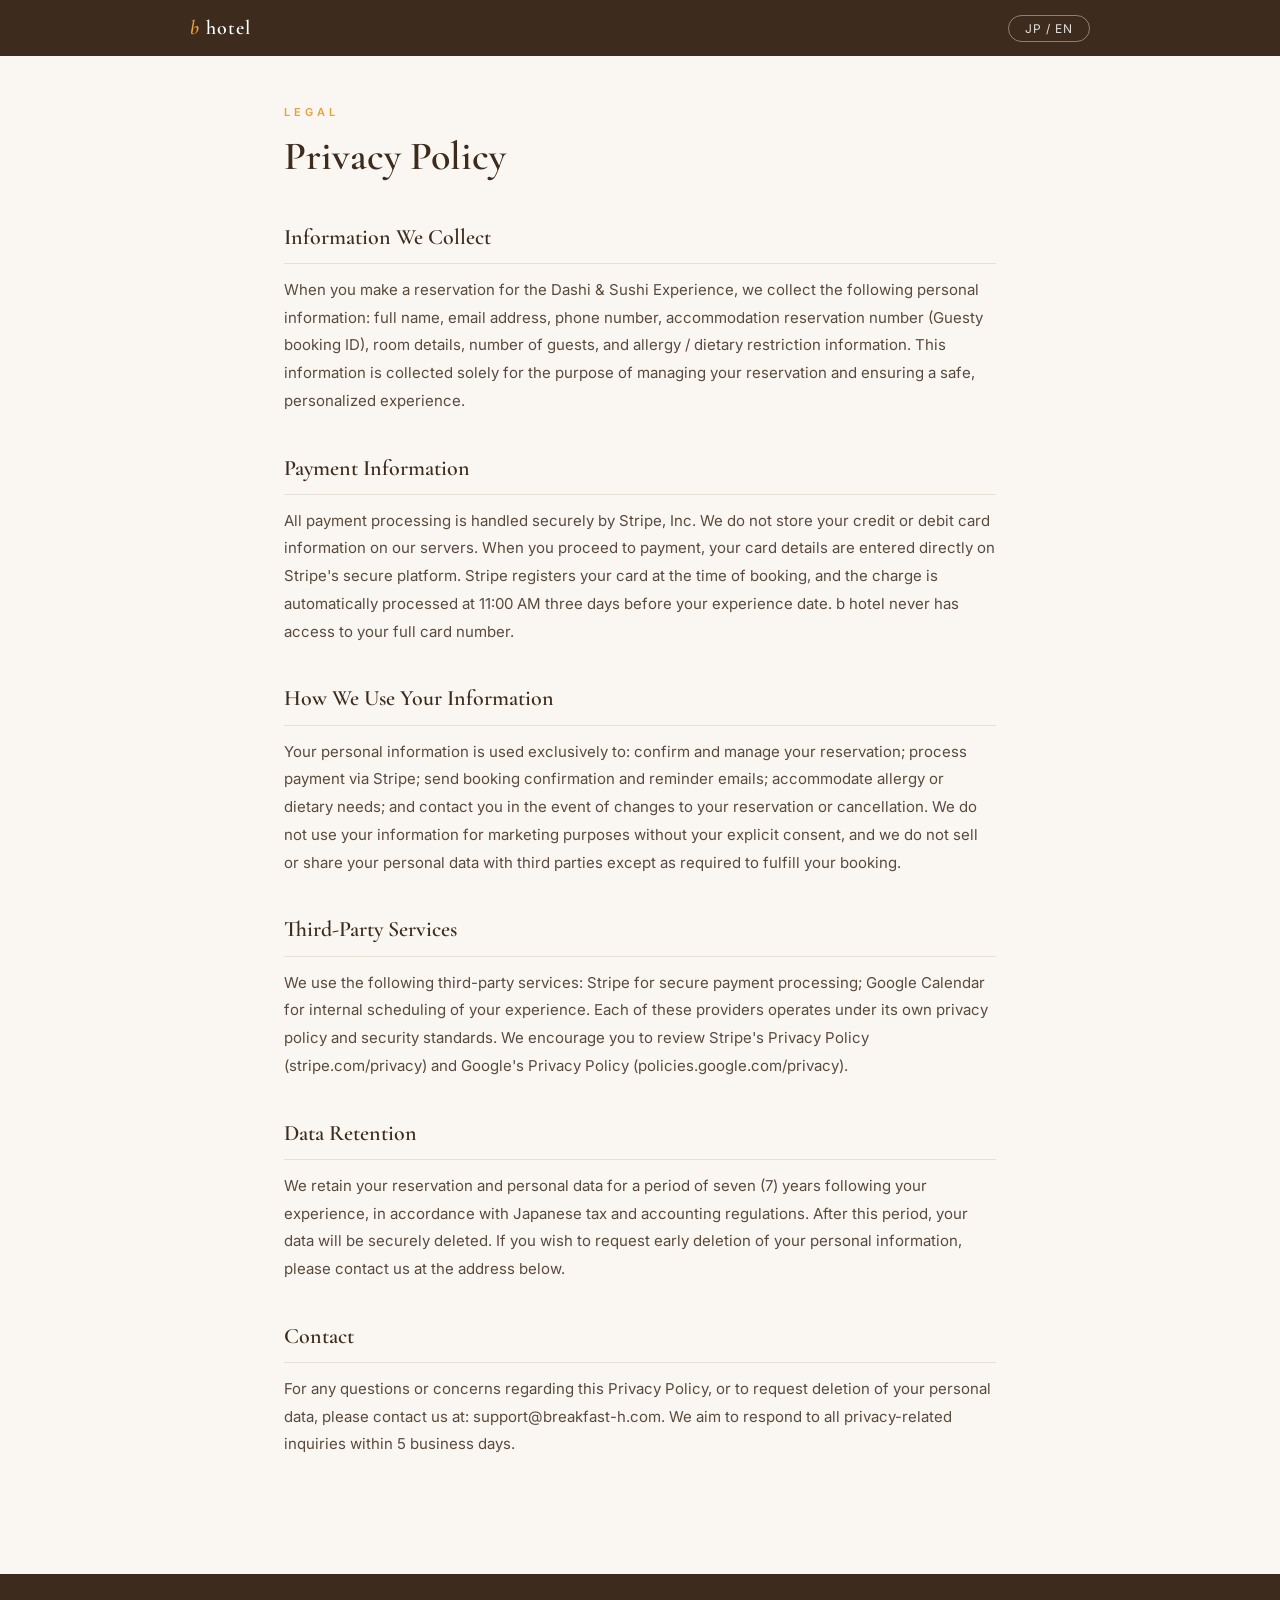
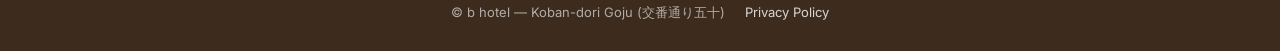
<file: privacy.html>
<!DOCTYPE html>
<html lang="en">
<head>
  <meta charset="UTF-8">
  <meta name="viewport" content="width=device-width, initial-scale=1.0">
  <title>Privacy Policy - b hotel Sushi Experience</title>
  <link href="https://fonts.googleapis.com/css2?family=Noto+Sans+JP:wght@400;700&family=Cormorant+Garamond:wght@300;400;600;700&family=Inter:wght@300;400;600&display=swap" rel="stylesheet">
  <style>
    * { margin: 0; padding: 0; box-sizing: border-box; }
    body { font-family: 'Inter', sans-serif; color: #3d2c1e; background: #faf7f2; line-height: 1.6; }

    .navbar {
      background: #3d2c1e;
      padding: 12px 24px;
      display: flex;
      justify-content: space-between;
      align-items: center;
      position: sticky;
      top: 0;
      z-index: 100;
      width: 100%;
    }
    .navbar-inner {
      display: flex;
      justify-content: space-between;
      align-items: center;
      width: 100%;
      max-width: 900px;
      margin: 0 auto;
    }
    .logo {
      color: #fff;
      font-family: 'Cormorant Garamond', serif;
      font-size: 20px;
      font-weight: 600;
      letter-spacing: 1px;
      text-decoration: none;
    }
    .logo-b { color: #e8a23a; font-style: italic; }
    .lang-btn {
      background: transparent;
      border: 1px solid rgba(255,255,255,0.4);
      border-radius: 20px;
      color: rgba(255,255,255,0.85);
      padding: 5px 16px;
      font-size: 12px;
      letter-spacing: 0.08em;
      cursor: pointer;
      font-family: 'Inter', sans-serif;
      transition: all 0.2s;
    }
    .lang-btn:hover { background: rgba(255,255,255,0.12); }

    .privacy-main { max-width: 760px; margin: 0 auto; padding: 48px 24px 80px; }
    .legal-label {
      text-transform: uppercase;
      letter-spacing: 4px;
      font-size: 11px;
      color: #e8a23a;
      margin-bottom: 10px;
      font-weight: 600;
    }
    .privacy-title {
      font-family: 'Cormorant Garamond', serif;
      font-size: 40px;
      font-weight: 600;
      margin-bottom: 40px;
      color: #3d2c1e;
      line-height: 1.2;
    }
    .privacy-section { margin-bottom: 36px; }
    .section-heading {
      font-family: 'Cormorant Garamond', serif;
      font-size: 22px;
      font-weight: 600;
      margin-bottom: 12px;
      color: #3d2c1e;
      padding-bottom: 8px;
      border-bottom: 1px solid #e8e0d6;
    }
    .section-text {
      font-size: 15px;
      color: #5a4a3e;
      line-height: 1.85;
      font-family: 'Inter', sans-serif;
    }

    .footer {
      background: #3d2c1e;
      color: rgba(255,255,255,0.6);
      text-align: center;
      padding: 28px 24px;
      font-size: 13px;
    }
    .footer a { color: rgba(255,255,255,0.8); text-decoration: none; margin-left: 16px; }
    .footer a:hover { color: #fff; }

    @media (max-width: 600px) {
      .privacy-title { font-size: 28px; }
      .privacy-main { padding: 32px 16px 60px; }
    }
  </style>
</head>
<body>

  <nav class="navbar">
    <div class="navbar-inner">
      <a href="index.html" class="logo"><span class="logo-b">b</span> hotel</a>
      <button class="lang-btn" id="langToggle">JP / EN</button>
    </div>
  </nav>

  <main class="privacy-main">
    <div class="legal-label" id="legalLabel">LEGAL</div>
    <h1 class="privacy-title" id="privacyTitle">Privacy Policy</h1>

    <div class="privacy-content">

      <section class="privacy-section">
        <h2 class="section-heading" id="s1Title">Information We Collect</h2>
        <p class="section-text" id="s1Text">When you make a reservation for the Dashi &amp; Sushi Experience, we collect the following personal information: full name, email address, phone number, accommodation reservation number (Guesty booking ID), room details, number of guests, and allergy / dietary restriction information. This information is collected solely for the purpose of managing your reservation and ensuring a safe, personalized experience.</p>
      </section>

      <section class="privacy-section">
        <h2 class="section-heading" id="s2Title">Payment Information</h2>
        <p class="section-text" id="s2Text">All payment processing is handled securely by Stripe, Inc. We do not store your credit or debit card information on our servers. When you proceed to payment, your card details are entered directly on Stripe's secure platform. Stripe registers your card at the time of booking, and the charge is automatically processed at 11:00 AM three days before your experience date. b hotel never has access to your full card number.</p>
      </section>

      <section class="privacy-section">
        <h2 class="section-heading" id="s3Title">How We Use Your Information</h2>
        <p class="section-text" id="s3Text">Your personal information is used exclusively to: confirm and manage your reservation; process payment via Stripe; send booking confirmation and reminder emails; accommodate allergy or dietary needs; and contact you in the event of changes to your reservation or cancellation. We do not use your information for marketing purposes without your explicit consent, and we do not sell or share your personal data with third parties except as required to fulfill your booking (Stripe for payments, Google Calendar for scheduling).</p>
      </section>

      <section class="privacy-section">
        <h2 class="section-heading" id="s4Title">Third-Party Services</h2>
        <p class="section-text" id="s4Text">We use the following third-party services: Stripe for secure payment processing; Google Calendar for internal scheduling of your experience. Each of these providers operates under its own privacy policy and security standards. We encourage you to review Stripe's Privacy Policy (stripe.com/privacy) and Google's Privacy Policy (policies.google.com/privacy) to understand how your data is handled by these services.</p>
      </section>

      <section class="privacy-section">
        <h2 class="section-heading" id="s5Title">Data Retention</h2>
        <p class="section-text" id="s5Text">We retain your reservation and personal data for a period of seven (7) years following your experience, in accordance with Japanese tax and accounting regulations. After this period, your data will be securely deleted. If you wish to request early deletion of your personal information, please contact us at the address below. We will process your request in accordance with applicable privacy laws.</p>
      </section>

      <section class="privacy-section">
        <h2 class="section-heading" id="s6Title">Contact</h2>
        <p class="section-text" id="s6Text">For any questions or concerns regarding this Privacy Policy, or to request deletion of your personal data, please contact us at: support@breakfast-h.com. We aim to respond to all privacy-related inquiries within 5 business days.</p>
      </section>

    </div>
  </main>

  <footer class="footer">
    <span id="footerCopy">&copy; b hotel &mdash; Koban-dori Goju (交番通り五十)</span>
    <a href="privacy.html" id="footerPrivacy">Privacy Policy</a>
  </footer>

  <script>
    const C = {
      en: {
        legalLabel: 'LEGAL',
        privacyTitle: 'Privacy Policy',
        s1Title: 'Information We Collect',
        s1Text: 'When you make a reservation for the Dashi & Sushi Experience, we collect the following personal information: full name, email address, phone number, accommodation reservation number (Guesty booking ID), room details, number of guests, and allergy / dietary restriction information. This information is collected solely for the purpose of managing your reservation and ensuring a safe, personalized experience.',
        s2Title: 'Payment Information',
        s2Text: 'All payment processing is handled securely by Stripe, Inc. We do not store your credit or debit card information on our servers. When you proceed to payment, your card details are entered directly on Stripe\'s secure platform. Stripe registers your card at the time of booking, and the charge is automatically processed at 11:00 AM three days before your experience date. b hotel never has access to your full card number.',
        s3Title: 'How We Use Your Information',
        s3Text: 'Your personal information is used exclusively to: confirm and manage your reservation; process payment via Stripe; send booking confirmation and reminder emails; accommodate allergy or dietary needs; and contact you in the event of changes to your reservation or cancellation. We do not use your information for marketing purposes without your explicit consent, and we do not sell or share your personal data with third parties except as required to fulfill your booking.',
        s4Title: 'Third-Party Services',
        s4Text: 'We use the following third-party services: Stripe for secure payment processing; Google Calendar for internal scheduling of your experience. Each of these providers operates under its own privacy policy and security standards. We encourage you to review Stripe\'s Privacy Policy (stripe.com/privacy) and Google\'s Privacy Policy (policies.google.com/privacy).',
        s5Title: 'Data Retention',
        s5Text: 'We retain your reservation and personal data for a period of seven (7) years following your experience, in accordance with Japanese tax and accounting regulations. After this period, your data will be securely deleted. If you wish to request early deletion of your personal information, please contact us at the address below.',
        s6Title: 'Contact',
        s6Text: 'For any questions or concerns regarding this Privacy Policy, or to request deletion of your personal data, please contact us at: support@breakfast-h.com. We aim to respond to all privacy-related inquiries within 5 business days.',
        footerPrivacy: 'Privacy Policy'
      },
      jp: {
        legalLabel: 'プライバシー',
        privacyTitle: 'プライバシーポリシー',
        s1Title: '収集する個人情報',
        s1Text: '出汁と寿司体験のご予約時に、以下の個人情報を収集します：氏名、メールアドレス、電話番号、宿泊予約番号（Guesty予約ID）、客室情報、人数、アレルギー・食事制限に関する情報。これらの情報は、予約管理および安全で個別対応の体験を提供する目的のみに使用されます。',
        s2Title: '決済情報について',
        s2Text: '決済処理はすべてStripe, Inc.によって安全に行われます。当社はお客様のクレジットカードまたはデビットカード情報を当社のサーバーに保存しません。お支払いへ進む際、カード情報はStripeのセキュアなプラットフォームに直接入力されます。カードはご予約時に登録され、体験日の3日前の午前11時に自動決済されます。b hotelがお客様の完全なカード番号にアクセスすることは一切ありません。',
        s3Title: '情報の利用目的',
        s3Text: 'お客様の個人情報は、以下の目的のみに使用されます：予約の確認および管理、Stripe経由の決済処理、予約確認・リマインダーメールの送信、アレルギー・食事制限への対応、予約変更やキャンセルが発生した場合の連絡。お客様の明示的な同意なく、マーケティング目的で情報を使用することはありません。また、予約履行に必要な場合（Stripeによる決済、Googleカレンダーによる日程管理）を除き、第三者に個人データを販売・提供することはありません。',
        s4Title: '第三者サービスについて',
        s4Text: '当社では以下の第三者サービスを利用しています：Stripe（安全な決済処理）、Googleカレンダー（体験日程の社内管理）。各サービスプロバイダーは独自のプライバシーポリシーおよびセキュリティ基準のもとで運営されています。Stripe（stripe.com/privacy）およびGoogle（policies.google.com/privacy）のプライバシーポリシーをご確認ください。',
        s5Title: 'データ保持期間',
        s5Text: '日本の税務・会計規制に基づき、体験日から7年間、予約および個人データを保持します。この期間を過ぎた後、データは安全に削除されます。早期削除をご希望の場合は、下記の連絡先までご連絡ください。適用されるプライバシー法に従い、リクエストに対応いたします。',
        s6Title: 'お問い合わせ',
        s6Text: 'プライバシーポリシーに関するご質問・ご不明点、または個人データの削除リタエストについては、support@breakfast-h.com までご連絡ください。プライバシーに関するお問い合わせには、5営業日以内にご回答するよう努めております。',
        footerPrivacy: 'プライバシーポリシー'
      }
    };

    let lang = (() => {
      try {
        const stored = localStorage.getItem('lang');
        return stored === 'jp' || stored === 'ja' ? 'jp' : 'en';
      } catch(e) { return 'en'; }
    })();

    function apply(l) {
      const c = C[l] || C.en;
      Object.keys(c).forEach(k => {
        const el = document.getElementById(k);
        if (el) el.textContent = c[k];
      });
      document.documentElement.lang = l === 'jp' ? 'ja' : 'en';
      document.body.style.fontFamily = l === 'jp' ? "'Noto Sans JP', sans-serif" : "'Inter', sans-serif";
    }

    document.getElementById('langToggle').addEventListener('click', () => {
      lang = lang === 'en' ? 'jp' : 'en';
      try { localStorage.setItem('lang', lang === 'jp' ? 'ja' : 'en'); } catch(e) {}
      apply(lang);
    });

    document.addEventListener('DOMContentLoaded', () => apply(lang));
  </script>
</body>
</html>
</file>
<file: css/style.css>
/* ============================================================
   Sushi Experience Booking - Common Styles
   ============================================================ */

/* --- Reset & Base --- */
* { margin: 0; padding: 0; box-sizing: border-box; }

body {
  font-family: 'Cormorant Garamond', 'Noto Serif JP', Georgia, serif;
  color: #3d2c1e;
  background: #faf7f2;
  line-height: 1.6;
}

a { color: #b5651d; text-decoration: none; }
a:hover { text-decoration: underline; }

/* --- Header / Navbar --- */
.navbar {
  background: #3d2c1e;
  padding: 12px 24px;
  display: flex;
  justify-content: space-between;
  align-items: center;
  position: sticky;
  top: 0;
  z-index: 100;
}

.navbar .logo {
  color: #fff;
  font-size: 20px;
  font-weight: 700;
  letter-spacing: 1px;
}

.navbar .logo span {
  color: #e8a23a;
  font-weight: 800;
}

.lang-toggle {
  display: flex;
  border: 1px solid rgba(255,255,255,0.3);
  border-radius: 20px;
  overflow: hidden;
}

.lang-toggle button {
  background: transparent;
  color: rgba(255,255,255,0.6);
  border: none;
  padding: 6px 16px;
  font-size: 13px;
  cursor: pointer;
  font-family: inherit;
  transition: all 0.2s;
}

.lang-toggle button.active {
  background: #e8a23a;
  color: #3d2c1e;
  font-weight: 600;
}

/* --- Hero Section --- */
.hero {
  background: linear-gradient(135deg, #3d2c1e 0%, #5a3d2a 100%);
  color: #fff;
  text-align: center;
  padding: 60px 24px 50px;
}

.hero .label {
  text-transform: uppercase;
  letter-spacing: 4px;
  font-size: 12px;
  color: #e8a23a;
  margin-bottom: 12px;
}

.hero h1 {
  font-size: 42px;
  font-style: italic;
  font-weight: 400;
  margin-bottom: 12px;
}

.hero p {
  font-size: 16px;
  opacity: 0.8;
  font-family: 'Inter', sans-serif;
}

/* --- Container --- */
.container {
  max-width: 900px;
  margin: 0 auto;
  padding: 0 24px;
}
/* --- Section --- */
.section {
  padding: 50px 0;
  text-align: center;
}

.section .label {
  text-transform: uppercase;
  letter-spacing: 4px;
  font-size: 12px;
  color: #e8a23a;
  margin-bottom: 8px;
}

.section h2 {
  font-size: 32px;
  font-style: italic;
  font-weight: 400;
  margin-bottom: 30px;
}
/* --- Feature Cards (Your Experience) --- */
.features {
  display: grid;
  grid-template-columns: 1fr 1fr;
  gap: 20px;
  margin-top: 20px;
}

.feature-card {
  background: #fff;
  border: 1px solid #e8e0d6;
  border-radius: 12px;
  padding: 24px;
  display: flex;
  align-items: center;
  gap: 16px;
  text-align: left;
}

.feature-card .icon {
  width: 48px;
  height: 48px;
  font-size: 28px;
  display: flex;
  align-items: center;
  justify-content: center;
  flex-shrink: 0;
}

.feature-card h3 {
  font-size: 18px;
  font-style: italic;
  font-weight: 400;
  margin-bottom: 2px;
}

.feature-card p {
  font-size: 14px;
  color: #6b5c50;
  font-family: 'Inter', sans-serif;
}

/* --- Pricing Cards --- */
.pricing {
  display: flex;
  justify-content: center;
  gap: 24px;
  flex-wrap: wrap;
}

.price-card {
  background: #fff;
  border: 1px solid #e8e0d6;
  border-radius: 12px;
  padding: 32px 48px;
  text-align: center;
  min-width: 200px;
}

.price-card .type {
  font-size: 14px;
  color: #6b5c50;
  font-family: 'Inter', sans-serif;
}

.price-card .amount {
  font-size: 48px;
  font-weight: 400;
  margin: 8px 0;
}

.price-card .amount .currency {
  font-size: 20px;
  vertical-align: top;
}

.price-card .note {
  font-size: 13px;
  color: #6b5c50;
  font-family: 'Inter', sans-serif;
}

/* --- Calendar --- */
.calendar-nav {
  display: flex;
  justify-content: center;
  align-items: center;
  gap: 24px;
  margin-bottom: 24px;
}

.calendar-nav button {
  background: #fff;
  border: 1px solid #e8e0d6;
  border-radius: 24px;
  padding: 8px 20px;
  font-size: 14px;
  cursor: pointer;
  font-family: inherit;
  color: #3d2c1e;
  transition: all 0.2s;
}

.calendar-nav button:hover {
  background: #f0e8dd;
}

.calendar-nav .month-label {
  font-size: 22px;
  font-style: italic;
  min-width: 180px;
}

.calendar-grid {
  display: grid;
  grid-template-columns: repeat(7, 1fr);
  gap: 4px;
  max-width: 600px;
  margin: 0 auto;
}

.calendar-grid .day-header {
  font-size: 12px;
  font-weight: 600;
  color: #6b5c50;
  text-transform: uppercase;
  padding: 8px 0;
  font-family: 'Inter', sans-serif;
}

.calendar-grid .day {
  padding: 12px 4px;
  font-size: 16px;
  border-radius: 10px;
  cursor: default;
  transition: all 0.2s;
  position: relative;
}

.calendar-grid .day.available {
  background: #fff;
  border: 1px solid #e8e0d6;
  cursor: pointer;
}

.calendar-grid .day.available:hover {
  background: #f0e8dd;
  transform: scale(1.05);
}

.calendar-grid .day.few-spots {
  background: #fff;
  border: 1px solid #e8a23a;
  cursor: pointer;
}

.calendar-grid .day.full {
  color: #999;
}

.calendar-grid .day .dot {
  display: block;
  width: 8px;
  height: 8px;
  border-radius: 50%;
  margin: 4px auto 0;
}

.dot.green { background: #4caf50; }
.dot.orange { background: #e8a23a; }
.dot.red { background: #d32f2f; }

.calendar-legend {
  display: flex;
  justify-content: center;
  gap: 24px;
  margin-top: 20px;
  font-size: 13px;
  font-family: 'Inter', sans-serif;
  color: #6b5c50;
}

.calendar-legend span {
  display: flex;
  align-items: center;
  gap: 6px;
}
/* --- Rules / Policy Cards --- */
.rules-grid {
  display: grid;
  grid-template-columns: 1fr 1fr;
  gap: 24px;
  text-align: left;
}

.rule-card {
  background: #fff;
  border: 1px solid #e8e0d6;
  border-radius: 12px;
  padding: 32px;
}

.rule-card h3 {
  font-size: 22px;
  font-style: italic;
  font-weight: 400;
  margin-bottom: 16px;
  padding-bottom: 12px;
  border-bottom: 1px solid #e8e0d6;
}

.rule-card ul {
  list-style: none;
  padding: 0;
}

.rule-card ul li {
  padding: 6px 0;
  font-size: 14px;
  font-family: 'Inter', sans-serif;
  color: #5a4a3e;
}

.rule-card ul li::before {
  content: "\2022 ";
  color: #3d2c1e;
  margin-right: 4px;
}

.rule-card ul li.warning {
  color: #c62828;
}

/* --- Footer --- */
.footer {
  background: #3d2c1e;
  color: rgba(255,255,255,0.6);
  text-align: center;
  padding: 30px 24px;
  font-size: 13px;
  font-family: 'Inter', sans-serif;
}

.footer a {
  color: rgba(255,255,255,0.8);
}

/* --- Booking Form --- */
.form-container {
  max-width: 600px;
  margin: 40px auto;
  padding: 0 24px;
}

.form-group {
  margin-bottom: 20px;
  text-align: left;
}

.form-group label {
  display: block;
  font-size: 14px;
  font-weight: 600;
  margin-bottom: 6px;
  font-family: 'Inter', sans-serif;
  color: #3d2c1e;
}

.form-group input,
.form-group select,
.form-group textarea {
  width: 100%;
  padding: 12px 16px;
  border: 1px solid #d4c8bc;
  border-radius: 8px;
  font-size: 15px;
  font-family: 'Inter', sans-serif;
  background: #fff;
  color: #3d2c1e;
  transition: border-color 0.2s;
}

.form-group input:focus,
.form-group select:focus,
.form-group textarea:focus {
  outline: none;
  border-color: #e8a23a;
}

.form-row {
  display: grid;
  grid-template-columns: 1fr 1fr;
  gap: 16px;
}

.btn-primary {
  background: #3d2c1e;
  color: #fff;
  border: none;
  border-radius: 8px;
  padding: 14px 32px;
  font-size: 16px;
  font-weight: 600;
  cursor: pointer;
  font-family: inherit;
  width: 100%;
  transition: all 0.2s;
}

.btn-primary:hover {
  background: #5a3d28;
}

.btn-primary:disabled {
  opacity: 0.5;
  cursor: not-allowed;
}

.btn-secondary {
  background: transparent;
  color: #3d2c1e;
  border: 1px solid #d4c8bc;
  border-radius: 8px;
  padding: 14px 32px;
  font-size: 16px;
  cursor: pointer;
  font-family: inherit;
  transition: all 0.2s;
}

.btn-secondary:hover {
  background: #f0e8dd;
}
/* --- Status messages --- */
.message {
  padding: 16px 24px;
  border-radius: 8px;
  margin: 20px 0;
  font-family: 'Inter', sans-serif;
  font-size: 14px;
}

.message.success {
  background: #e8f5e9;
  color: #2e7d32;
  border: 1px solid #a5d6a7;
}

.message.error {
  background: #ffebee;
  color: #c62828;
  border: 1px solid #ef9a9a;
}

.message.info {
  background: #fff3e0;
  color: #e65100;
  border: 1px solid #ffcc02;
}

/* --- Loading Spinner --- */
.spinner {
  display: inline-block;
  width: 32px;
  height: 32px;
  border: 3px solid #e8e0d6;
  border-top-color: #e8a23a;
  border-radius: 50%;
  animation: spin 0.8s linear infinite;
}

@keyframes spin {
  to { transform: rotate(360deg); }
}

.loading-container {
  text-align: center;
  padding: 60px 0;
}

.loading-container p {
  margin-top: 12px;
  color: #6b5c50;
  font-family: 'Inter', sans-serif;
  font-size: 14px;
}

/* --- Result Page (Success / Cancel) --- */
.result-container {
  max-width: 600px;
  margin: 60px auto;
  padding: 40px 24px;
  text-align: center;
}

.result-icon {
  font-size: 64px;
  margin-bottom: 20px;
}

.result-container h2 {
  font-size: 28px;
  font-style: italic;
  margin-bottom: 16px;
}

.result-container p {
  font-size: 15px;
  color: #6b5c50;
  font-family: 'Inter', sans-serif;
  margin-bottom: 12px;
}

.booking-details {
  background: #fff;
  border: 1px solid #e8e0d6;
  border-radius: 12px;
  padding: 24px;
  margin: 24px 0;
  text-align: left;
}

.booking-details .detail-row {
  display: flex;
  justify-content: space-between;
  padding: 8px 0;
  border-bottom: 1px solid #f0ebe5;
  font-family: 'Inter', sans-serif;
  font-size: 14px;
}

.booking-details .detail-row:last-child {
  border-bottom: none;
}

.booking-details .detail-row .label {
  color: #6b5c50;
}

/* --- Responsive --- */
@media (max-width: 768px) {
  .hero h1 { font-size: 30px; }
  .features { grid-template-columns: 1fr; }
  .rules-grid { grid-template-columns: 1fr; }
  .form-row { grid-template-columns: 1fr; }
  .pricing { flex-direction: column; align-items: center; }
  .price-card .amount { font-size: 36px; }
}
</file>
